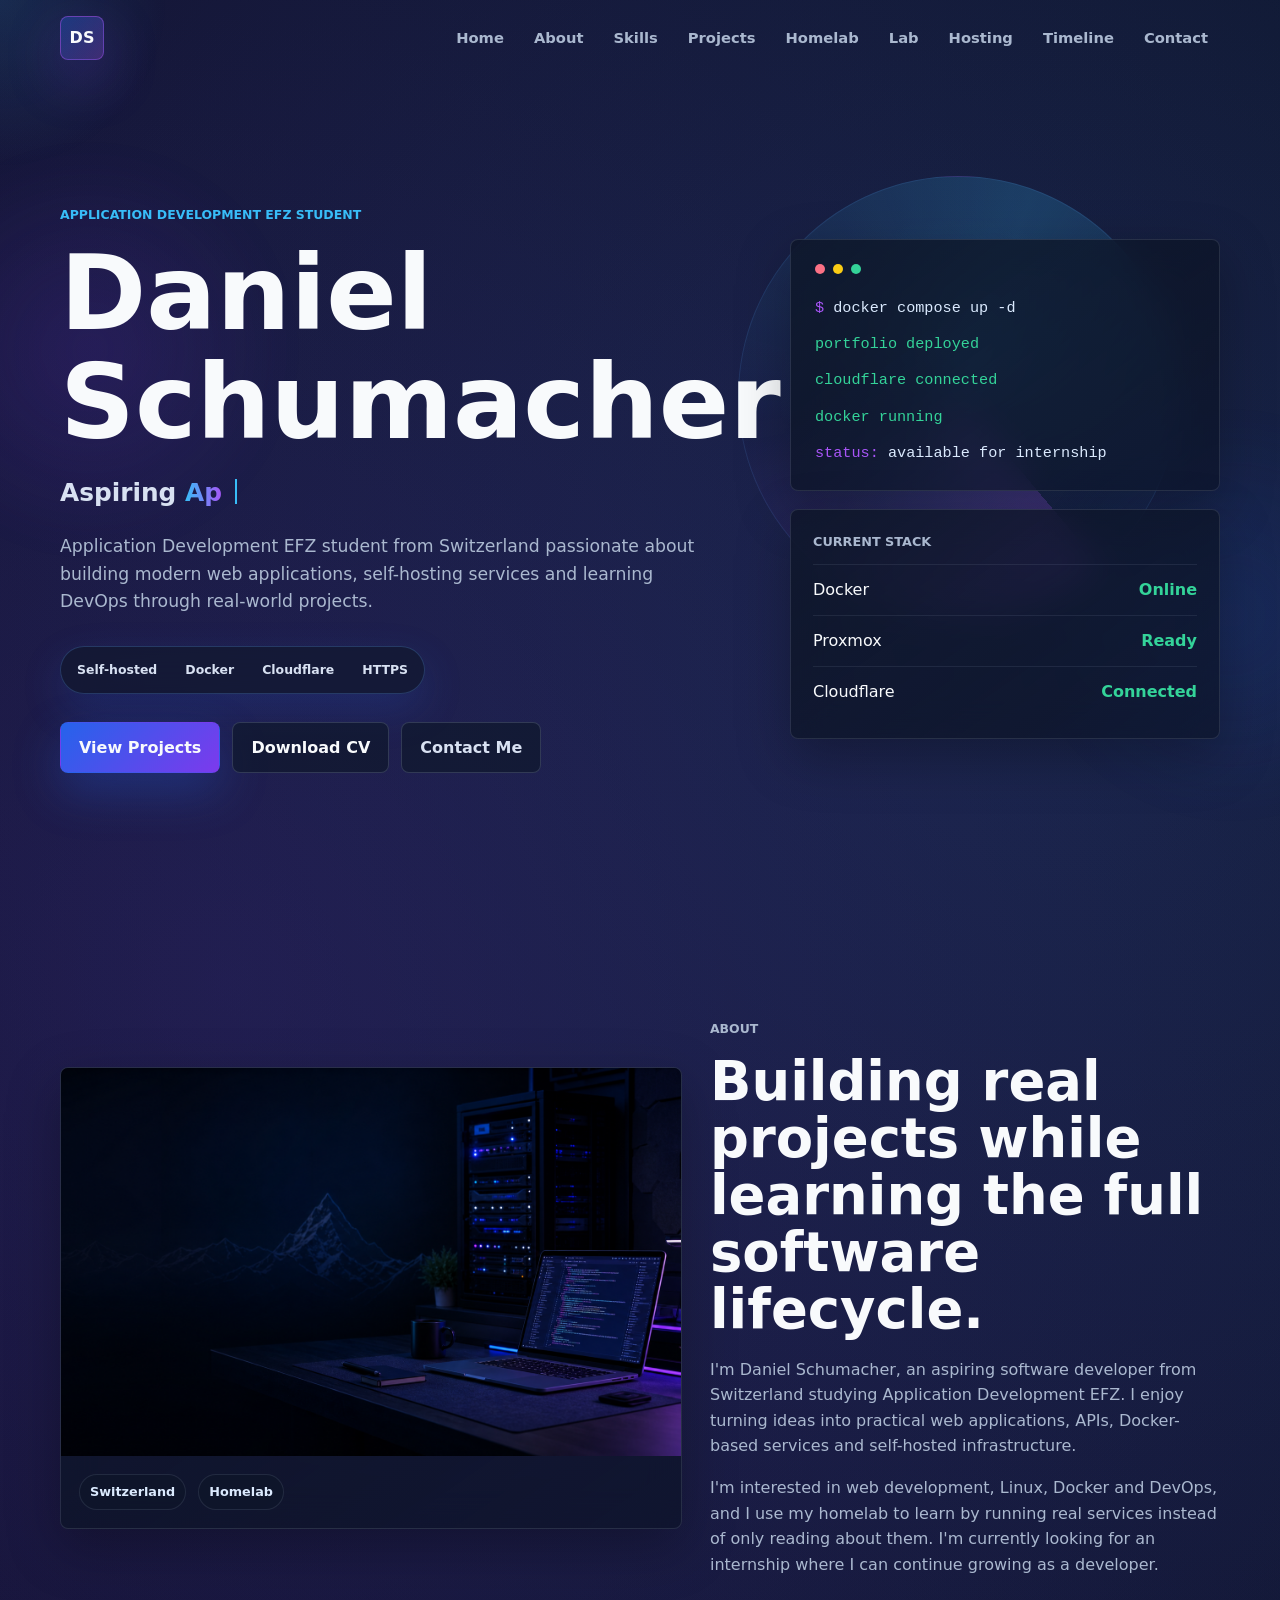
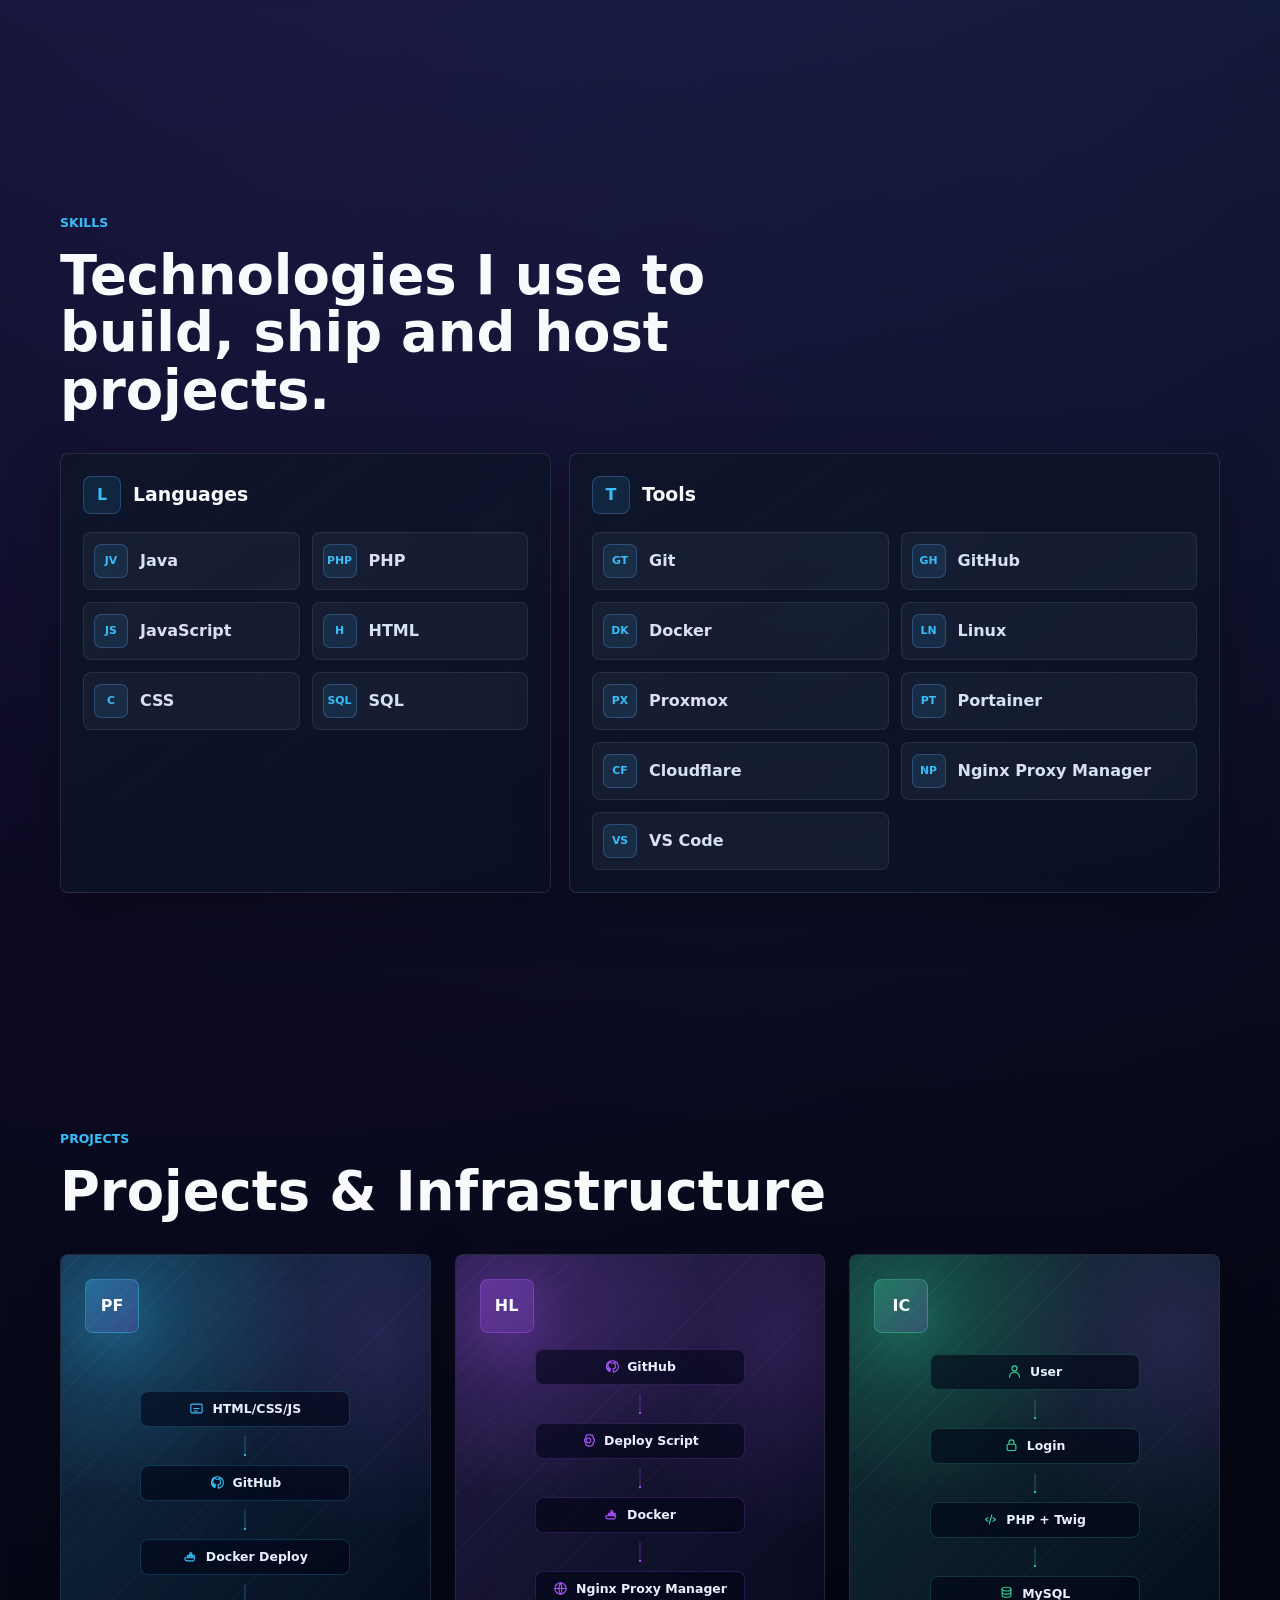
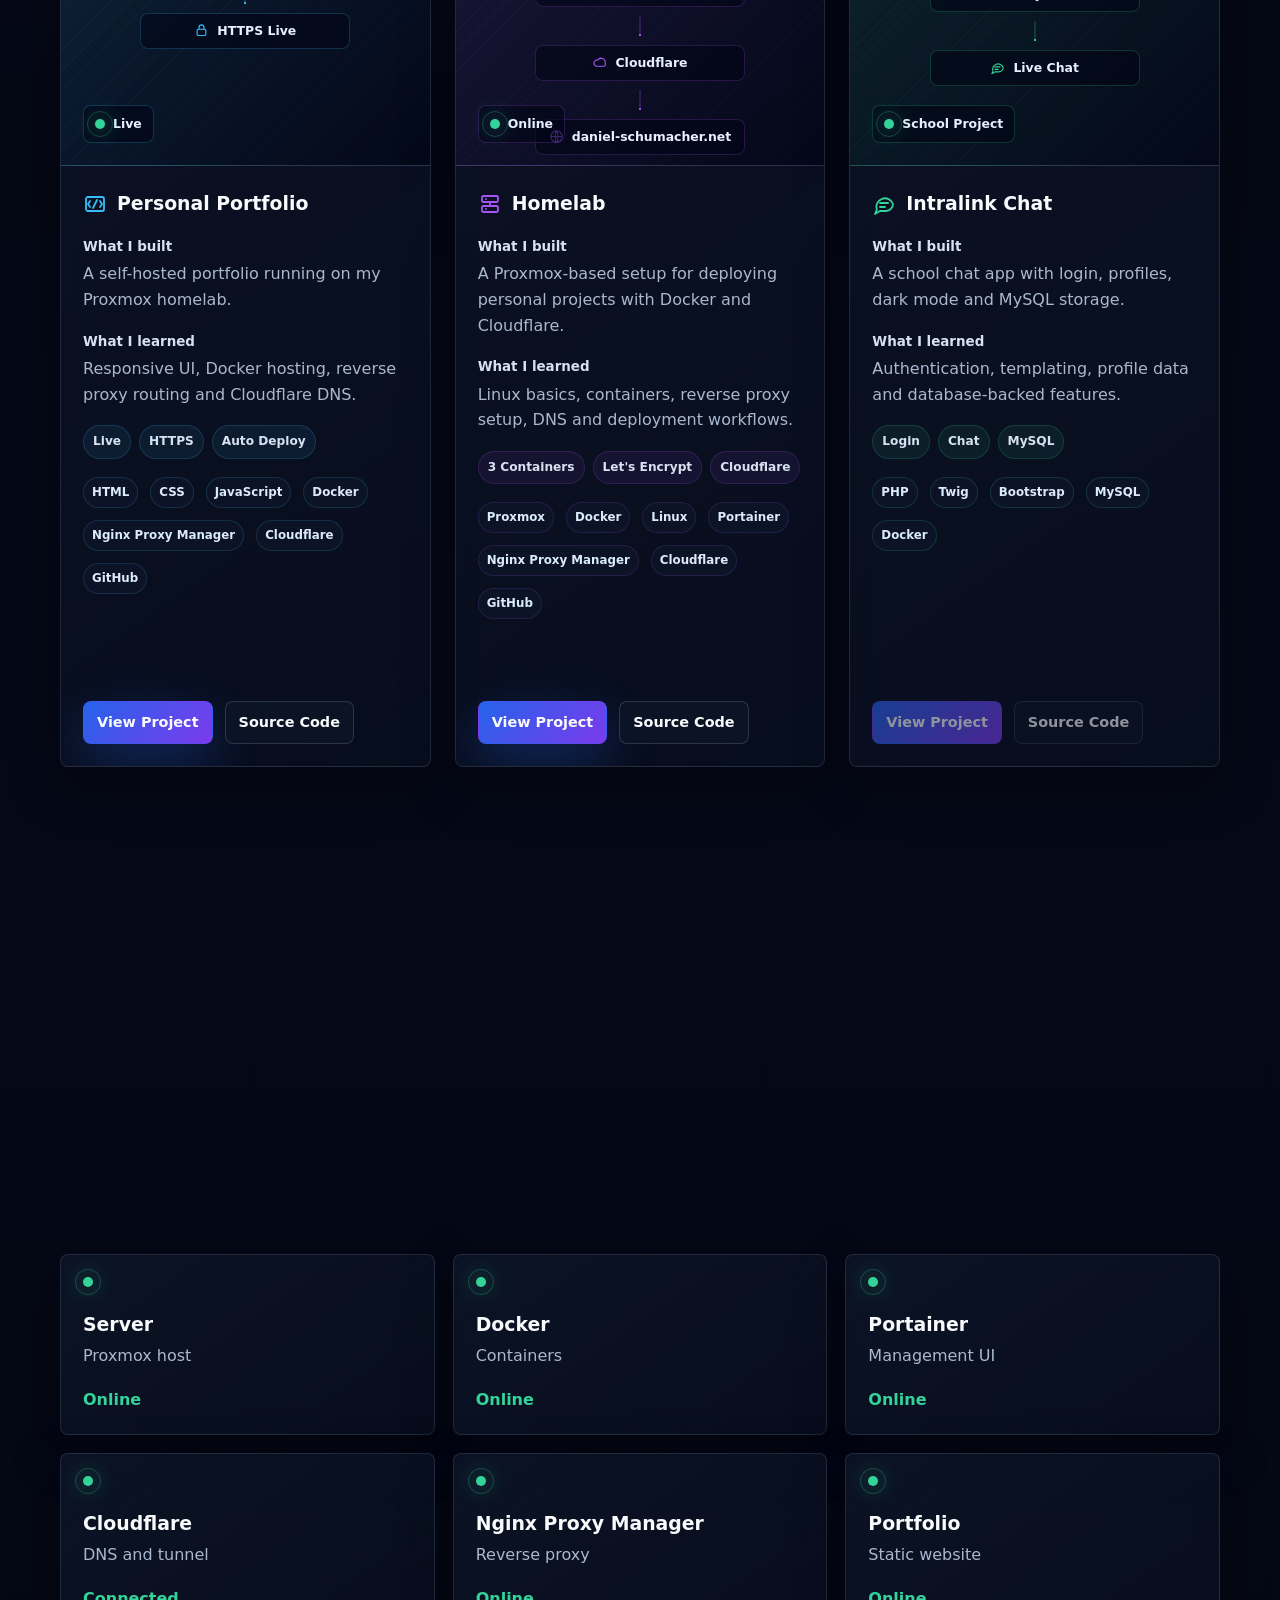
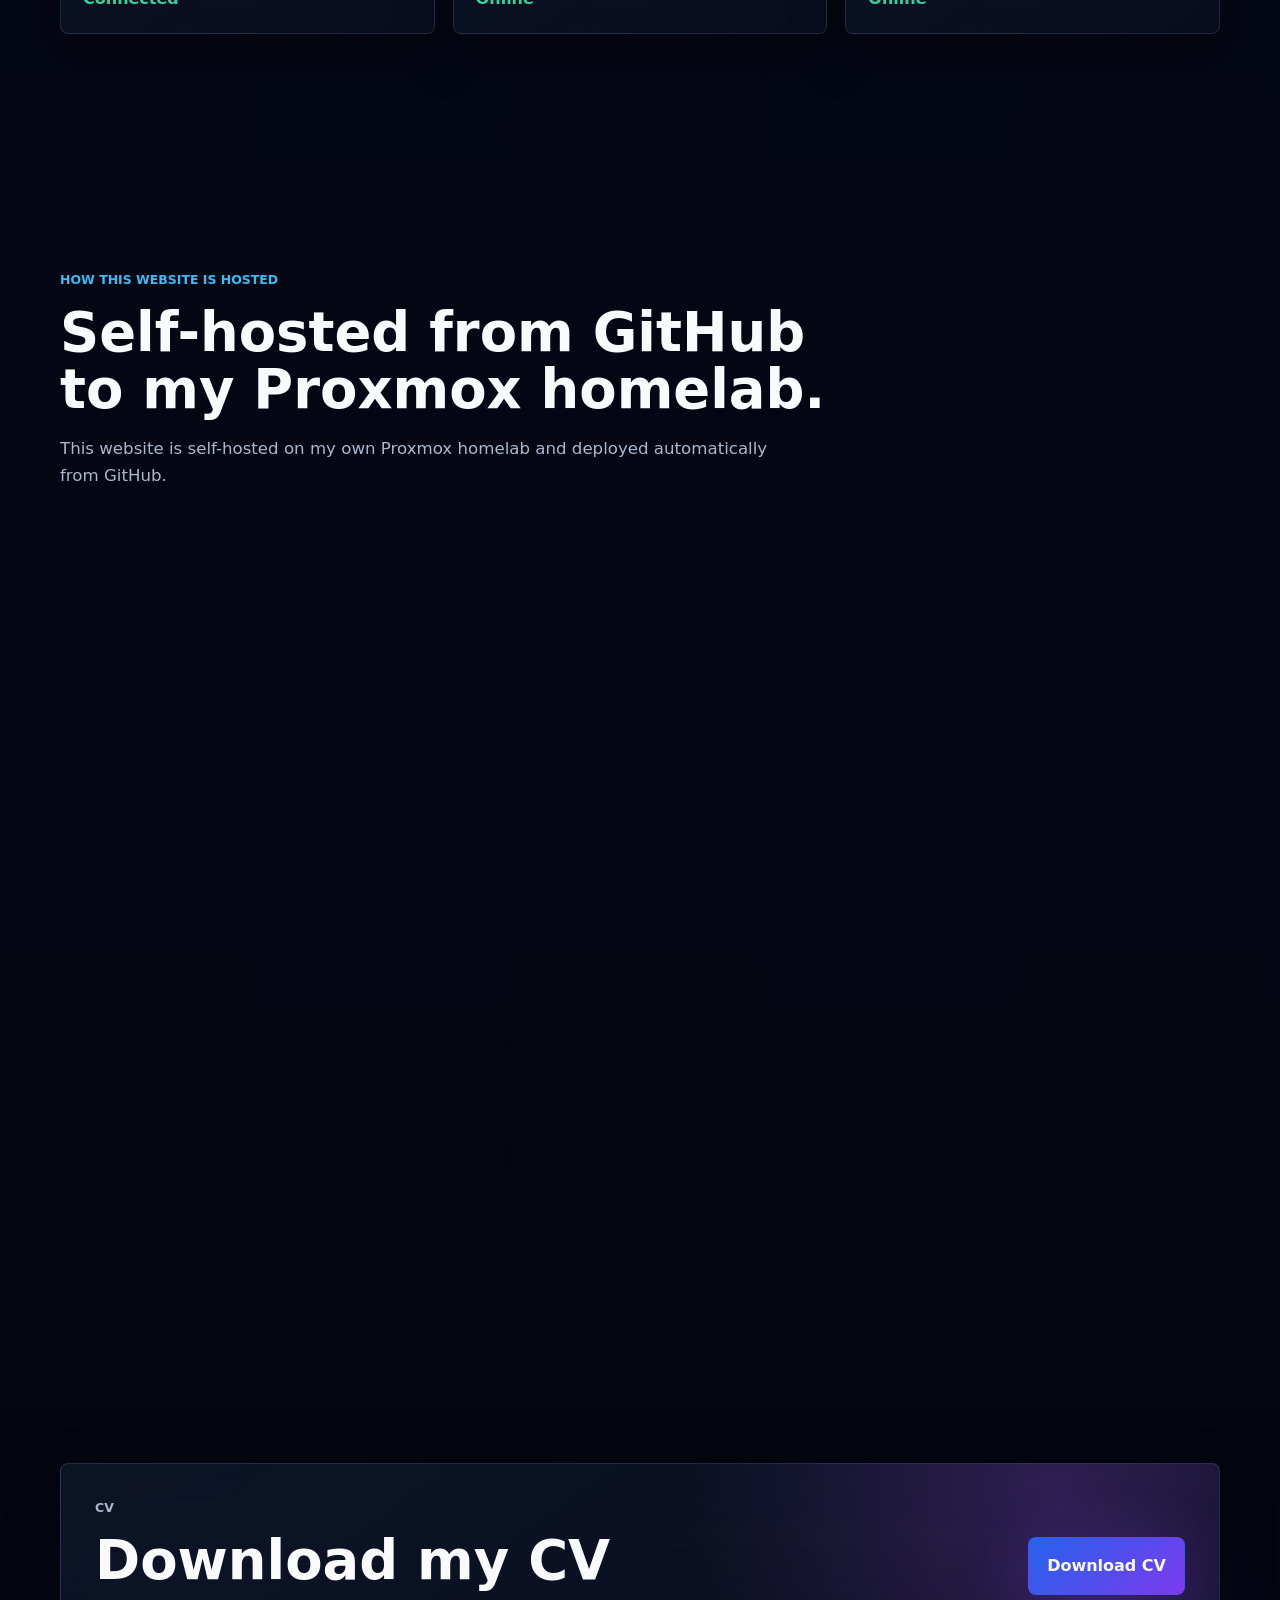
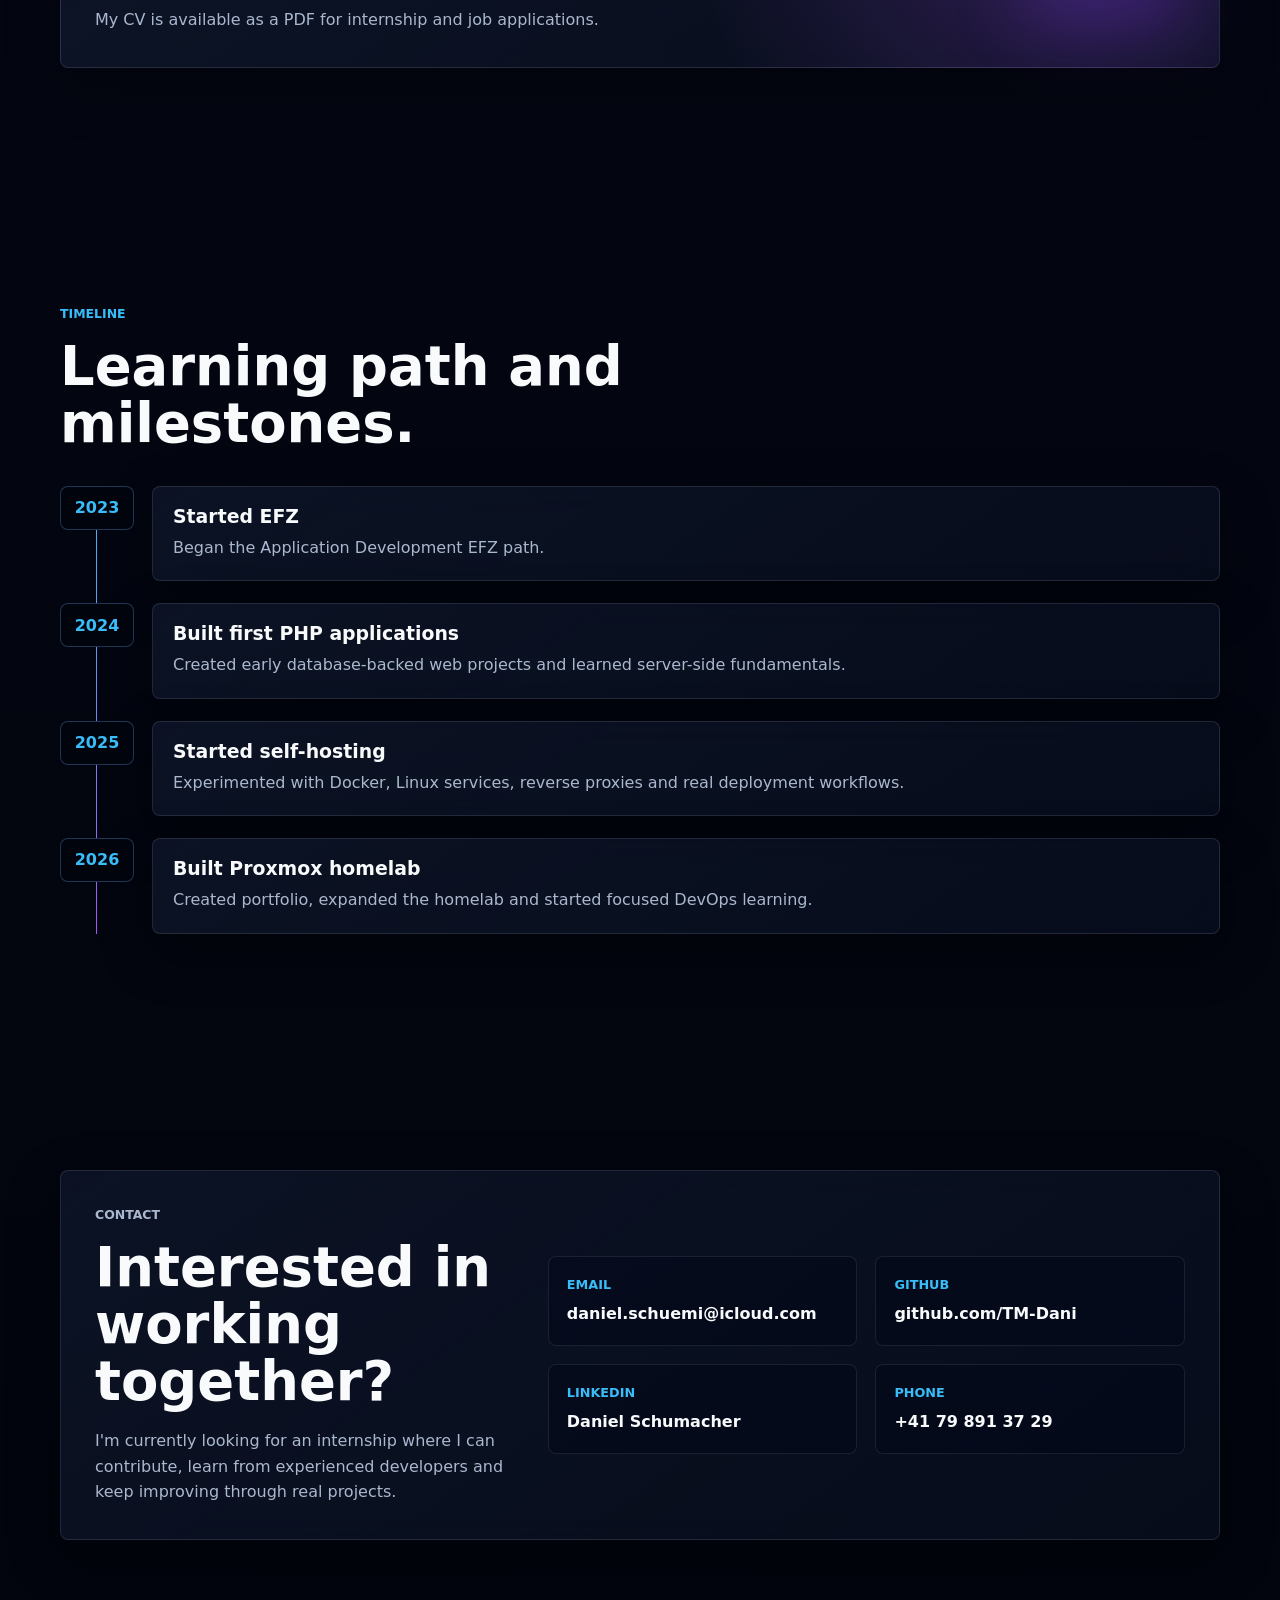
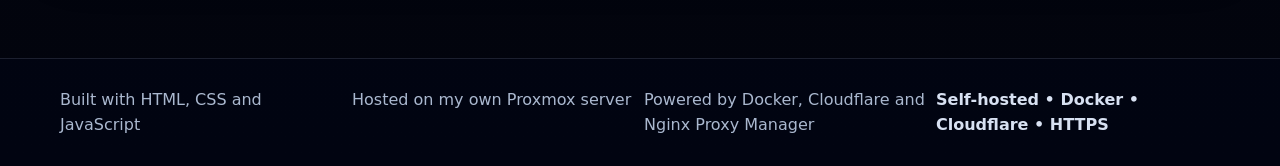
<file: index.html>
<!DOCTYPE html>
<html lang="en">
<head>
  <meta charset="UTF-8">
  <meta name="viewport" content="width=device-width, initial-scale=1.0">
  <meta name="description" content="Daniel Schumacher - aspiring software developer from Switzerland building web applications, APIs, and a self-hosted Proxmox homelab.">
  <title>Daniel Schumacher | Software Developer Portfolio</title>
  <link rel="stylesheet" href="assets/css/reset.css">
  <link rel="stylesheet" href="assets/css/variables.css">
  <link rel="stylesheet" href="assets/css/animations.css">
  <link rel="stylesheet" href="assets/css/main.css">
  <link rel="stylesheet" href="assets/css/responsive.css">
</head>
<body>
  <div class="cursor-glow" aria-hidden="true"></div>
  <div class="page-glow page-glow-one" aria-hidden="true"></div>
  <div class="page-glow page-glow-two" aria-hidden="true"></div>

  <header class="site-header" data-header>
    <nav class="nav shell" aria-label="Primary navigation">
      <a class="brand" href="#home" aria-label="Daniel Schumacher home">
        <span class="brand-mark">DS</span>
      </a>
      <button class="nav-toggle" type="button" aria-label="Open navigation" aria-expanded="false" data-nav-toggle>
        <span></span>
        <span></span>
      </button>
      <div class="nav-links" data-nav-links>
        <a href="#home">Home</a>
        <a href="#about">About</a>
        <a href="#skills">Skills</a>
        <a href="#projects">Projects</a>
        <a href="#homelab">Homelab</a>
        <a href="/lab.html">Lab</a>
        <a href="#hosting">Hosting</a>
        <a href="#timeline">Timeline</a>
        <a href="#contact">Contact</a>
      </div>
    </nav>
  </header>

  <main>
    <section class="hero section" id="home" data-parallax>
      <div class="hero-orbit" aria-hidden="true"></div>
      <div class="shell hero-grid">
        <div class="hero-copy reveal">
          <p class="eyebrow">Application Development EFZ student</p>
          <h1>Daniel Schumacher</h1>
          <p class="hero-subtitle">
            <span class="typed-prefix">Aspiring</span>
            <span class="typed-text" data-typing></span>
            <span class="typing-caret" aria-hidden="true"></span>
          </p>
          <p class="hero-description">
            Application Development EFZ student from Switzerland passionate about building modern web applications, self-hosting services and learning DevOps through real-world projects.
          </p>
          <div class="deployment-badge" aria-label="Deployment stack">
            <span>Self-hosted</span>
            <span>Docker</span>
            <span>Cloudflare</span>
            <span>HTTPS</span>
          </div>
          <div class="hero-actions">
            <a class="button button-primary ripple" href="#projects">View Projects</a>
            <a class="button button-secondary ripple" href="assets/documents/cv.pdf" download>Download CV</a>
            <a class="button button-ghost ripple" href="#contact">Contact Me</a>
          </div>
        </div>

        <div class="hero-visual reveal">
          <article class="terminal-card glass floating-card" aria-label="Deployment terminal preview">
            <div class="terminal-top">
              <span></span>
              <span></span>
              <span></span>
            </div>
            <div class="terminal-lines">
              <p><span class="prompt">$</span> docker compose up -d</p>
              <p class="terminal-success">portfolio deployed</p>
              <p class="terminal-success">cloudflare connected</p>
              <p class="terminal-success">docker running</p>
              <p><span class="prompt">status:</span> available for internship</p>
            </div>
          </article>
          <div class="stack-card glass reveal">
            <span class="stack-label">Current stack</span>
            <div class="stack-row"><span>Docker</span><strong>Online</strong></div>
            <div class="stack-row"><span>Proxmox</span><strong>Ready</strong></div>
            <div class="stack-row"><span>Cloudflare</span><strong>Connected</strong></div>
          </div>
        </div>
      </div>
    </section>

    <section class="section" id="about">
      <div class="shell about-grid">
        <article class="profile-card glass reveal">
          <div class="profile-image">
            <img src="assets/images/hero-homelab.png" alt="Dark developer workstation with homelab equipment">
          </div>
          <div class="profile-meta">
            <span>Switzerland</span>
            <span>Homelab</span>
          </div>
        </article>
        <div class="section-copy reveal">
          <p class="eyebrow">About</p>
          <h2>Building real projects while learning the full software lifecycle.</h2>
          <p>
            I'm Daniel Schumacher, an aspiring software developer from Switzerland studying Application Development EFZ. I enjoy turning ideas into practical web applications, APIs, Docker-based services and self-hosted infrastructure.
          </p>
          <p>
            I'm interested in web development, Linux, Docker and DevOps, and I use my homelab to learn by running real services instead of only reading about them. I'm currently looking for an internship where I can continue growing as a developer.
          </p>
        </div>
      </div>
    </section>

    <section class="section" id="skills">
      <div class="shell">
        <div class="section-heading reveal">
          <p class="eyebrow">Skills</p>
          <h2>Technologies I use to build, ship and host projects.</h2>
        </div>
        <div class="skill-categories">
          <article class="skill-category glass reveal">
            <div class="category-header">
              <span class="category-icon">L</span>
              <h3>Languages</h3>
            </div>
            <div class="skills-grid">
              <span class="skill-pill"><i>JV</i>Java</span>
              <span class="skill-pill"><i>PHP</i>PHP</span>
              <span class="skill-pill"><i>JS</i>JavaScript</span>
              <span class="skill-pill"><i>H</i>HTML</span>
              <span class="skill-pill"><i>C</i>CSS</span>
              <span class="skill-pill"><i>SQL</i>SQL</span>
            </div>
          </article>
          <article class="skill-category glass reveal">
            <div class="category-header">
              <span class="category-icon">T</span>
              <h3>Tools</h3>
            </div>
            <div class="skills-grid">
              <span class="skill-pill"><i>GT</i>Git</span>
              <span class="skill-pill"><i>GH</i>GitHub</span>
              <span class="skill-pill"><i>DK</i>Docker</span>
              <span class="skill-pill"><i>LN</i>Linux</span>
              <span class="skill-pill"><i>PX</i>Proxmox</span>
              <span class="skill-pill"><i>PT</i>Portainer</span>
              <span class="skill-pill"><i>CF</i>Cloudflare</span>
              <span class="skill-pill"><i>NP</i>Nginx Proxy Manager</span>
              <span class="skill-pill"><i>VS</i>VS Code</span>
            </div>
          </article>
        </div>
      </div>
    </section>

    <section class="section" id="projects">
      <div class="shell">
        <div class="section-heading reveal">
          <p class="eyebrow">Projects</p>
          <h2>Projects & Infrastructure</h2>
        </div>
        <div class="projects-grid">
          <article class="project-card glass reveal project-blue" data-project="personal-portfolio">
            <div class="project-visual" aria-label="Personal Portfolio architecture">
              <div class="project-icon">PF</div>
              <div class="vertical-flow">
                <span><svg viewBox="0 0 24 24" aria-hidden="true"><rect x="3" y="5" width="18" height="14" rx="2"></rect><path d="M8 12h8M8 16h5"></path></svg>HTML/CSS/JS</span>
                <i></i>
                <span><svg viewBox="0 0 24 24" aria-hidden="true"><path d="M12 3a9 9 0 0 0-3 17c.5.1.7-.2.7-.5v-1.7c-2.8.6-3.4-1.2-3.4-1.2-.5-1.1-1.1-1.4-1.1-1.4-.9-.6.1-.6.1-.6 1 0 1.6 1.1 1.6 1.1.9 1.6 2.5 1.1 3.1.8.1-.7.4-1.1.7-1.4-2.2-.2-4.5-1.1-4.5-4.9 0-1.1.4-2 1.1-2.7-.1-.3-.5-1.3.1-2.7 0 0 .9-.3 2.8 1.1A9.8 9.8 0 0 1 12 6.6c.9 0 1.8.1 2.6.3 2-1.4 2.8-1.1 2.8-1.1.6 1.4.2 2.4.1 2.7.7.7 1.1 1.6 1.1 2.7 0 3.8-2.3 4.7-4.5 4.9.4.3.8 1 .8 2v2.4c0 .3.2.6.8.5A9 9 0 0 0 12 3Z"></path></svg>GitHub</span>
                <i></i>
                <span><svg viewBox="0 0 24 24" aria-hidden="true"><path d="M4 14h15l-2 5H7a4 4 0 0 1-4-4v-1Z"></path><path d="M7 10h3v3H7zM11 10h3v3h-3zM15 10h3v3h-3zM11 6h3v3h-3z"></path></svg>Docker Deploy</span>
                <i></i>
                <span><svg viewBox="0 0 24 24" aria-hidden="true"><rect x="5" y="10" width="14" height="10" rx="2"></rect><path d="M8 10V7a4 4 0 0 1 8 0v3"></path></svg>HTTPS Live</span>
              </div>
              <span class="project-status"><span class="online-dot"></span>Live</span>
            </div>
            <div class="project-body">
              <h3><svg viewBox="0 0 24 24" aria-hidden="true"><rect x="3" y="5" width="18" height="14" rx="2"></rect><path d="M7 9l-2 3 2 3M17 9l2 3-2 3M10 16l4-8"></path></svg>Personal Portfolio</h3>
              <div class="project-detail"><strong>What I built</strong><p>A self-hosted portfolio running on my Proxmox homelab.</p></div>
              <div class="project-detail"><strong>What I learned</strong><p>Responsive UI, Docker hosting, reverse proxy routing and Cloudflare DNS.</p></div>
              <div class="project-metrics" aria-label="Personal Portfolio highlights"><span>Live</span><span>HTTPS</span><span>Auto Deploy</span></div>
              <div class="badge-list" aria-label="Tech stack"><span>HTML</span><span>CSS</span><span>JavaScript</span><span>Docker</span><span>Nginx Proxy Manager</span><span>Cloudflare</span><span>GitHub</span></div>
              <div class="project-actions">
                <a class="small-button ripple" href="https://daniel-schumacher.net" target="_blank" rel="noreferrer">View Project</a>
                <a class="small-button muted ripple" href="https://github.com/TM-Dani" target="_blank" rel="noreferrer">Source Code</a>
              </div>
            </div>
          </article>

          <article class="project-card glass reveal project-purple" data-project="homelab">
            <div class="project-visual" aria-label="Homelab architecture">
              <div class="project-icon">HL</div>
              <div class="vertical-flow">
                <span><svg viewBox="0 0 24 24" aria-hidden="true"><path d="M12 3a9 9 0 0 0-3 17c.5.1.7-.2.7-.5v-1.7c-2.8.6-3.4-1.2-3.4-1.2-.5-1.1-1.1-1.4-1.1-1.4-.9-.6.1-.6.1-.6 1 0 1.6 1.1 1.6 1.1.9 1.6 2.5 1.1 3.1.8.1-.7.4-1.1.7-1.4-2.2-.2-4.5-1.1-4.5-4.9 0-1.1.4-2 1.1-2.7-.1-.3-.5-1.3.1-2.7 0 0 .9-.3 2.8 1.1A9.8 9.8 0 0 1 12 6.6c.9 0 1.8.1 2.6.3 2-1.4 2.8-1.1 2.8-1.1.6 1.4.2 2.4.1 2.7.7.7 1.1 1.6 1.1 2.7 0 3.8-2.3 4.7-4.5 4.9.4.3.8 1 .8 2v2.4c0 .3.2.6.8.5A9 9 0 0 0 12 3Z"></path></svg>GitHub</span>
                <i></i>
                <span><svg viewBox="0 0 24 24" aria-hidden="true"><path d="M12 15.5A3.5 3.5 0 1 0 12 8a3.5 3.5 0 0 0 0 7.5Z"></path><path d="M19.4 15a1.8 1.8 0 0 0 .4 2l.1.1-2 3.4-.2-.1a1.8 1.8 0 0 0-2 .4l-.1.1h-4l-.1-.1a1.8 1.8 0 0 0-2-.4l-.2.1-2-3.4.1-.1a1.8 1.8 0 0 0 .4-2l-.1-.2-2-1.2V10l2-1.2.1-.2a1.8 1.8 0 0 0-.4-2l-.1-.1 2-3.4.2.1a1.8 1.8 0 0 0 2-.4l.1-.1h4l.1.1a1.8 1.8 0 0 0 2 .4l.2-.1 2 3.4-.1.1a1.8 1.8 0 0 0-.4 2l.1.2 2 1.2v3.6l-2 1.2-.1.2Z"></path></svg>Deploy Script</span>
                <i></i>
                <span><svg viewBox="0 0 24 24" aria-hidden="true"><path d="M4 14h15l-2 5H7a4 4 0 0 1-4-4v-1Z"></path><path d="M7 10h3v3H7zM11 10h3v3h-3zM15 10h3v3h-3zM11 6h3v3h-3z"></path></svg>Docker</span>
                <i></i>
                <span><svg viewBox="0 0 24 24" aria-hidden="true"><circle cx="12" cy="12" r="9"></circle><path d="M3 12h18M12 3c3 3.2 3 14.8 0 18M12 3c-3 3.2-3 14.8 0 18"></path></svg>Nginx Proxy Manager</span>
                <i></i>
                <span><svg viewBox="0 0 24 24" aria-hidden="true"><path d="M17.5 18H8a5 5 0 1 1 1.1-9.9A6.5 6.5 0 0 1 21 12.5 3.5 3.5 0 0 1 17.5 18Z"></path></svg>Cloudflare</span>
                <i></i>
                <span><svg viewBox="0 0 24 24" aria-hidden="true"><circle cx="12" cy="12" r="9"></circle><path d="M3 12h18M12 3c3 3.2 3 14.8 0 18M12 3c-3 3.2-3 14.8 0 18"></path></svg>daniel-schumacher.net</span>
              </div>
              <span class="project-status"><span class="online-dot"></span>Online</span>
            </div>
            <div class="project-body">
              <h3><svg viewBox="0 0 24 24" aria-hidden="true"><rect x="4" y="4" width="16" height="6" rx="1.5"></rect><rect x="4" y="14" width="16" height="6" rx="1.5"></rect><path d="M8 7h.01M8 17h.01M12 10v4"></path></svg>Homelab</h3>
              <div class="project-detail"><strong>What I built</strong><p>A Proxmox-based setup for deploying personal projects with Docker and Cloudflare.</p></div>
              <div class="project-detail"><strong>What I learned</strong><p>Linux basics, containers, reverse proxy setup, DNS and deployment workflows.</p></div>
              <div class="project-metrics" aria-label="Homelab highlights"><span>3 Containers</span><span>Let's Encrypt</span><span>Cloudflare</span></div>
              <div class="badge-list" aria-label="Tech stack"><span>Proxmox</span><span>Docker</span><span>Linux</span><span>Portainer</span><span>Nginx Proxy Manager</span><span>Cloudflare</span><span>GitHub</span></div>
              <div class="project-actions">
                <a class="small-button ripple" href="projects/homelab.html">View Project</a>
                <a class="small-button muted ripple" href="https://github.com/TM-Dani" target="_blank" rel="noreferrer">Source Code</a>
              </div>
            </div>
          </article>

          <article class="project-card glass reveal project-green" data-project="intralink-chat">
            <div class="project-visual" aria-label="Intralink Chat flow">
              <div class="project-icon">IC</div>
              <div class="vertical-flow">
                <span><svg viewBox="0 0 24 24" aria-hidden="true"><path d="M20 21a8 8 0 0 0-16 0"></path><circle cx="12" cy="7" r="4"></circle></svg>User</span>
                <i></i>
                <span><svg viewBox="0 0 24 24" aria-hidden="true"><rect x="5" y="10" width="14" height="10" rx="2"></rect><path d="M8 10V7a4 4 0 0 1 8 0v3"></path></svg>Login</span>
                <i></i>
                <span><svg viewBox="0 0 24 24" aria-hidden="true"><path d="M8 9l-4 3 4 3M16 9l4 3-4 3M14 5l-4 14"></path></svg>PHP + Twig</span>
                <i></i>
                <span><svg viewBox="0 0 24 24" aria-hidden="true"><ellipse cx="12" cy="5" rx="7" ry="3"></ellipse><path d="M5 5v10c0 1.7 3.1 3 7 3s7-1.3 7-3V5M5 10c0 1.7 3.1 3 7 3s7-1.3 7-3"></path></svg>MySQL</span>
                <i></i>
                <span><svg viewBox="0 0 24 24" aria-hidden="true"><path d="M21 12a7 7 0 0 1-7 7H8l-5 3 1.8-4.2A7 7 0 1 1 21 12Z"></path><path d="M8 11h8M8 15h5"></path></svg>Live Chat</span>
              </div>
              <span class="project-status"><span class="online-dot"></span>School Project</span>
            </div>
            <div class="project-body">
              <h3><svg viewBox="0 0 24 24" aria-hidden="true"><path d="M21 12a7 7 0 0 1-7 7H8l-5 3 1.8-4.2A7 7 0 1 1 21 12Z"></path><path d="M8 11h8M8 15h5"></path></svg>Intralink Chat</h3>
              <div class="project-detail"><strong>What I built</strong><p>A school chat app with login, profiles, dark mode and MySQL storage.</p></div>
              <div class="project-detail"><strong>What I learned</strong><p>Authentication, templating, profile data and database-backed features.</p></div>
              <div class="project-metrics" aria-label="Intralink Chat highlights"><span>Login</span><span>Chat</span><span>MySQL</span></div>
              <div class="badge-list" aria-label="Tech stack"><span>PHP</span><span>Twig</span><span>Bootstrap</span><span>MySQL</span><span>Docker</span></div>
              <div class="project-actions">
                <a class="small-button ripple disabled" aria-disabled="true" title="Coming soon">View Project</a>
                <a class="small-button muted ripple disabled" aria-disabled="true" title="Coming soon">Source Code</a>
              </div>
            </div>
          </article>
        </div>
      </div>
    </section>

    <section class="section" id="homelab">
      <div class="shell">
        <div class="dashboard-header reveal">
          <div>
            <p class="eyebrow">Homelab</p>
            <h2>Self-hosted infrastructure dashboard.</h2>
          </div>
          <span class="api-note">Prepared for future API integration</span>
        </div>
        <div class="dashboard-grid">
          <article class="status-card glass reveal" data-service="server" data-api-target="homelab.server"><span class="online-dot"></span><h3>Server</h3><p>Proxmox host</p><strong>Online</strong></article>
          <article class="status-card glass reveal" data-service="docker" data-api-target="homelab.docker"><span class="online-dot"></span><h3>Docker</h3><p>Containers</p><strong>Online</strong></article>
          <article class="status-card glass reveal" data-service="portainer" data-api-target="homelab.portainer"><span class="online-dot"></span><h3>Portainer</h3><p>Management UI</p><strong>Online</strong></article>
          <article class="status-card glass reveal" data-service="cloudflare" data-api-target="cloudflare.status"><span class="online-dot"></span><h3>Cloudflare</h3><p>DNS and tunnel</p><strong>Connected</strong></article>
          <article class="status-card glass reveal" data-service="nginx-proxy-manager" data-api-target="homelab.proxy"><span class="online-dot"></span><h3>Nginx Proxy Manager</h3><p>Reverse proxy</p><strong>Online</strong></article>
          <article class="status-card glass reveal" data-service="portfolio" data-api-target="site.portfolio"><span class="online-dot"></span><h3>Portfolio</h3><p>Static website</p><strong>Online</strong></article>
        </div>
      </div>
    </section>

    <section class="section" id="hosting">
      <div class="shell">
        <div class="section-heading reveal">
          <p class="eyebrow">How this website is hosted</p>
          <h2>Self-hosted from GitHub to my Proxmox homelab.</h2>
          <p class="section-lead">This website is self-hosted on my own Proxmox homelab and deployed automatically from GitHub.</p>
        </div>
        <div class="hosting-flow glass reveal" aria-label="Hosting architecture diagram">
          <div class="flow-card">GitHub</div>
          <div class="flow-arrow" aria-hidden="true">↓</div>
          <div class="flow-card">Automatic Deploy Script</div>
          <div class="flow-arrow" aria-hidden="true">↓</div>
          <div class="flow-card">Docker Container</div>
          <div class="flow-arrow" aria-hidden="true">↓</div>
          <div class="flow-card">Nginx Proxy Manager</div>
          <div class="flow-arrow" aria-hidden="true">↓</div>
          <div class="flow-card">Cloudflare DNS</div>
          <div class="flow-arrow" aria-hidden="true">↓</div>
          <div class="flow-card domain-card">daniel-schumacher.net</div>
        </div>
        <div class="hosting-badges reveal" aria-label="Hosting technology badges">
          <span>Proxmox</span>
          <span>Docker</span>
          <span>Portainer</span>
          <span>Nginx Proxy Manager</span>
          <span>Cloudflare</span>
          <span>GitHub</span>
          <span>Let's Encrypt</span>
          <span>Linux</span>
        </div>
      </div>
    </section>

    <section class="section cv-section" id="cv">
      <div class="shell cv-panel glass reveal">
        <div>
          <p class="eyebrow">CV</p>
          <h2>Download my CV</h2>
          <p>My CV is available as a PDF for internship and job applications.</p>
        </div>
        <a class="button button-primary cv-button ripple" href="assets/documents/cv.pdf" download>Download CV</a>
      </div>
    </section>

    <section class="section" id="timeline">
      <div class="shell">
        <div class="section-heading reveal">
          <p class="eyebrow">Timeline</p>
          <h2>Learning path and milestones.</h2>
        </div>
        <div class="timeline">
          <article class="timeline-item reveal"><span class="timeline-year">2023</span><div class="timeline-card glass"><h3>Started EFZ</h3><p>Began the Application Development EFZ path.</p></div></article>
          <article class="timeline-item reveal"><span class="timeline-year">2024</span><div class="timeline-card glass"><h3>Built first PHP applications</h3><p>Created early database-backed web projects and learned server-side fundamentals.</p></div></article>
          <article class="timeline-item reveal"><span class="timeline-year">2025</span><div class="timeline-card glass"><h3>Started self-hosting</h3><p>Experimented with Docker, Linux services, reverse proxies and real deployment workflows.</p></div></article>
          <article class="timeline-item reveal"><span class="timeline-year">2026</span><div class="timeline-card glass"><h3>Built Proxmox homelab</h3><p>Created portfolio, expanded the homelab and started focused DevOps learning.</p></div></article>
        </div>
      </div>
    </section>

    <section class="section contact-section" id="contact">
      <div class="shell contact-panel glass reveal">
        <div class="contact-copy">
          <p class="eyebrow">Contact</p>
          <h2>Interested in working together?</h2>
          <p>I'm currently looking for an internship where I can contribute, learn from experienced developers and keep improving through real projects.</p>
        </div>
        <div class="contact-links">
          <a class="contact-link ripple" href="mailto:daniel.schuemi@icloud.com"><span>Email</span><strong>daniel.schuemi@icloud.com</strong></a>
          <a class="contact-link ripple" href="https://github.com/TM-Dani" target="_blank" rel="noreferrer"><span>GitHub</span><strong>github.com/TM-Dani</strong></a>
          <a class="contact-link ripple" href="https://www.linkedin.com/in/daniel-schumacher-9213b7355/" target="_blank" rel="noreferrer"><span>LinkedIn</span><strong>Daniel Schumacher</strong></a>
          <a class="contact-link ripple" href="tel:+41798913729"><span>Phone</span><strong>+41 79 891 37 29</strong></a>
        </div>
      </div>
    </section>
  </main>

  <footer class="footer">
    <div class="shell footer-grid">
      <p>Built with HTML, CSS and JavaScript</p>
      <p>Hosted on my own Proxmox server</p>
      <p>Powered by Docker, Cloudflare and Nginx Proxy Manager</p>
      <p class="footer-status">Self-hosted • Docker • Cloudflare • HTTPS</p>
    </div>
  </footer>

  <script src="assets/js/typing.js"></script>
  <script src="assets/js/animations.js"></script>
  <script src="assets/js/main.js"></script>
</body>
</html>
</file>
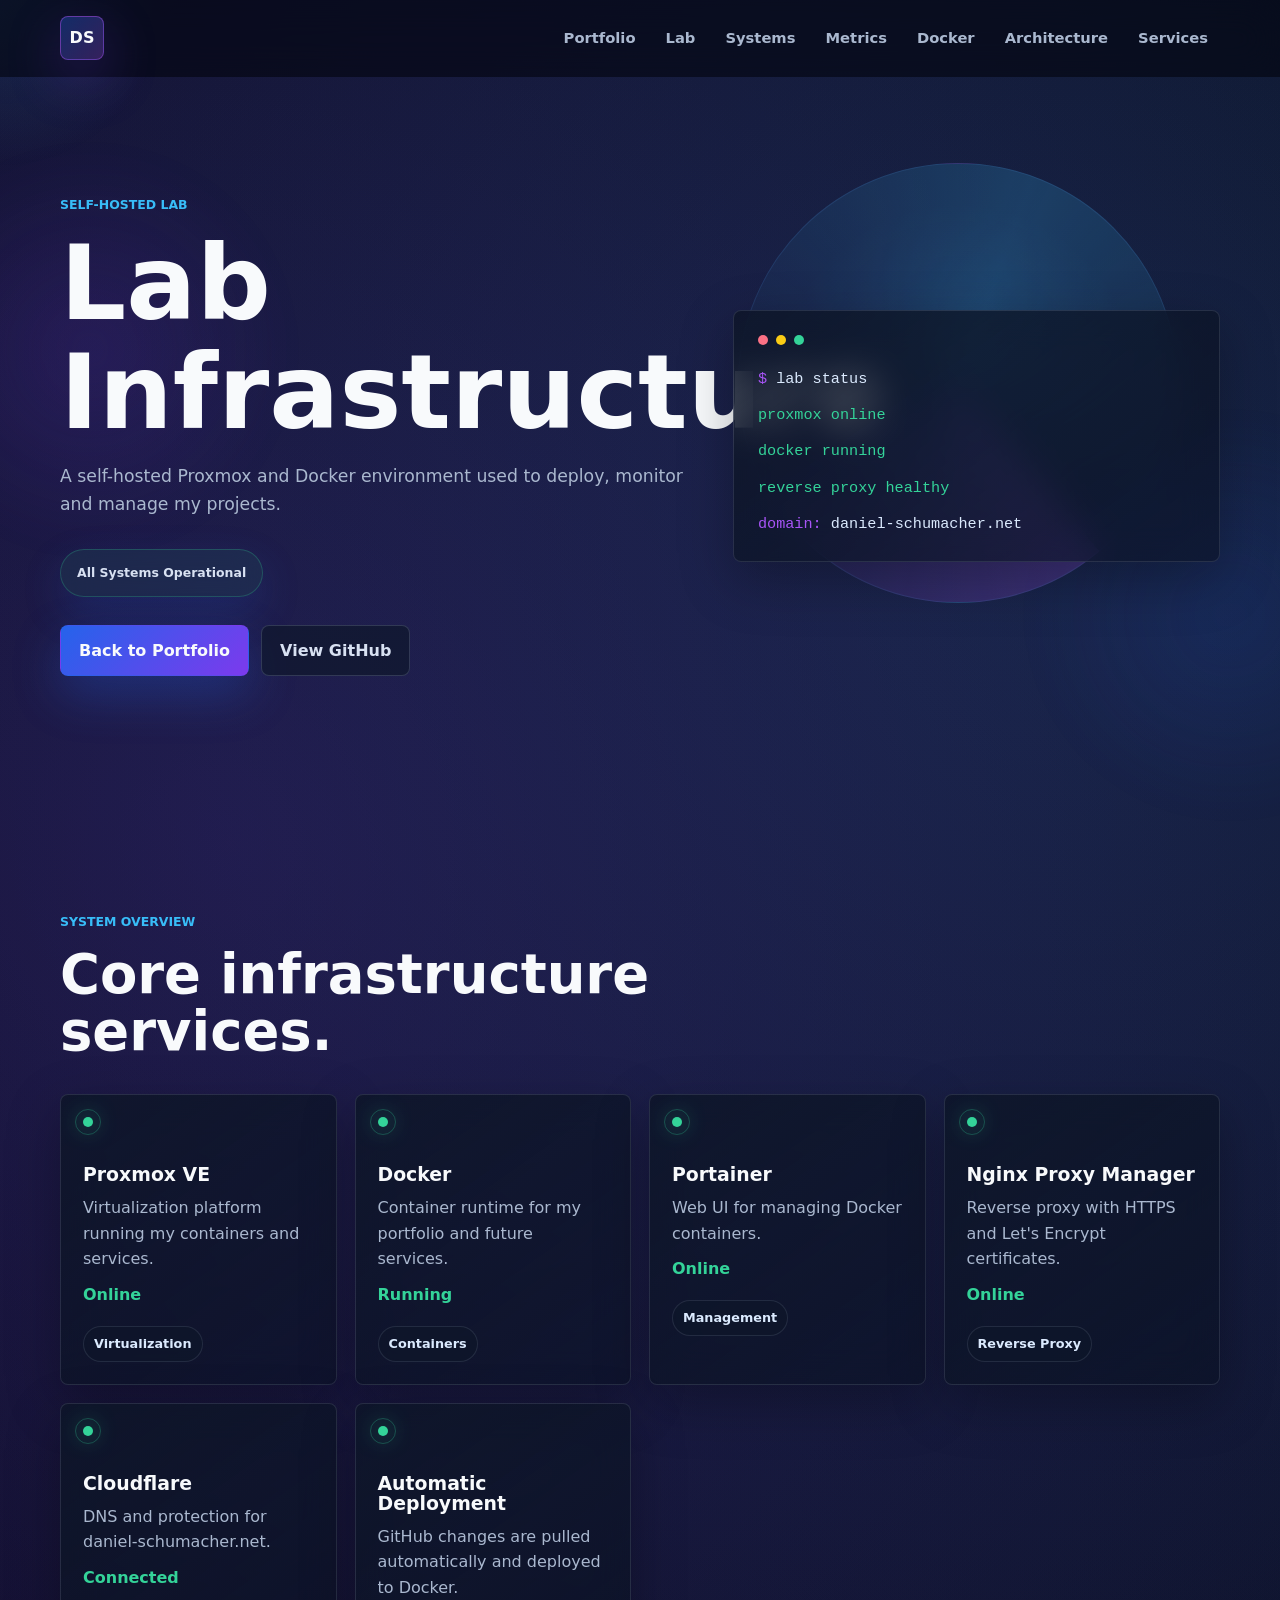
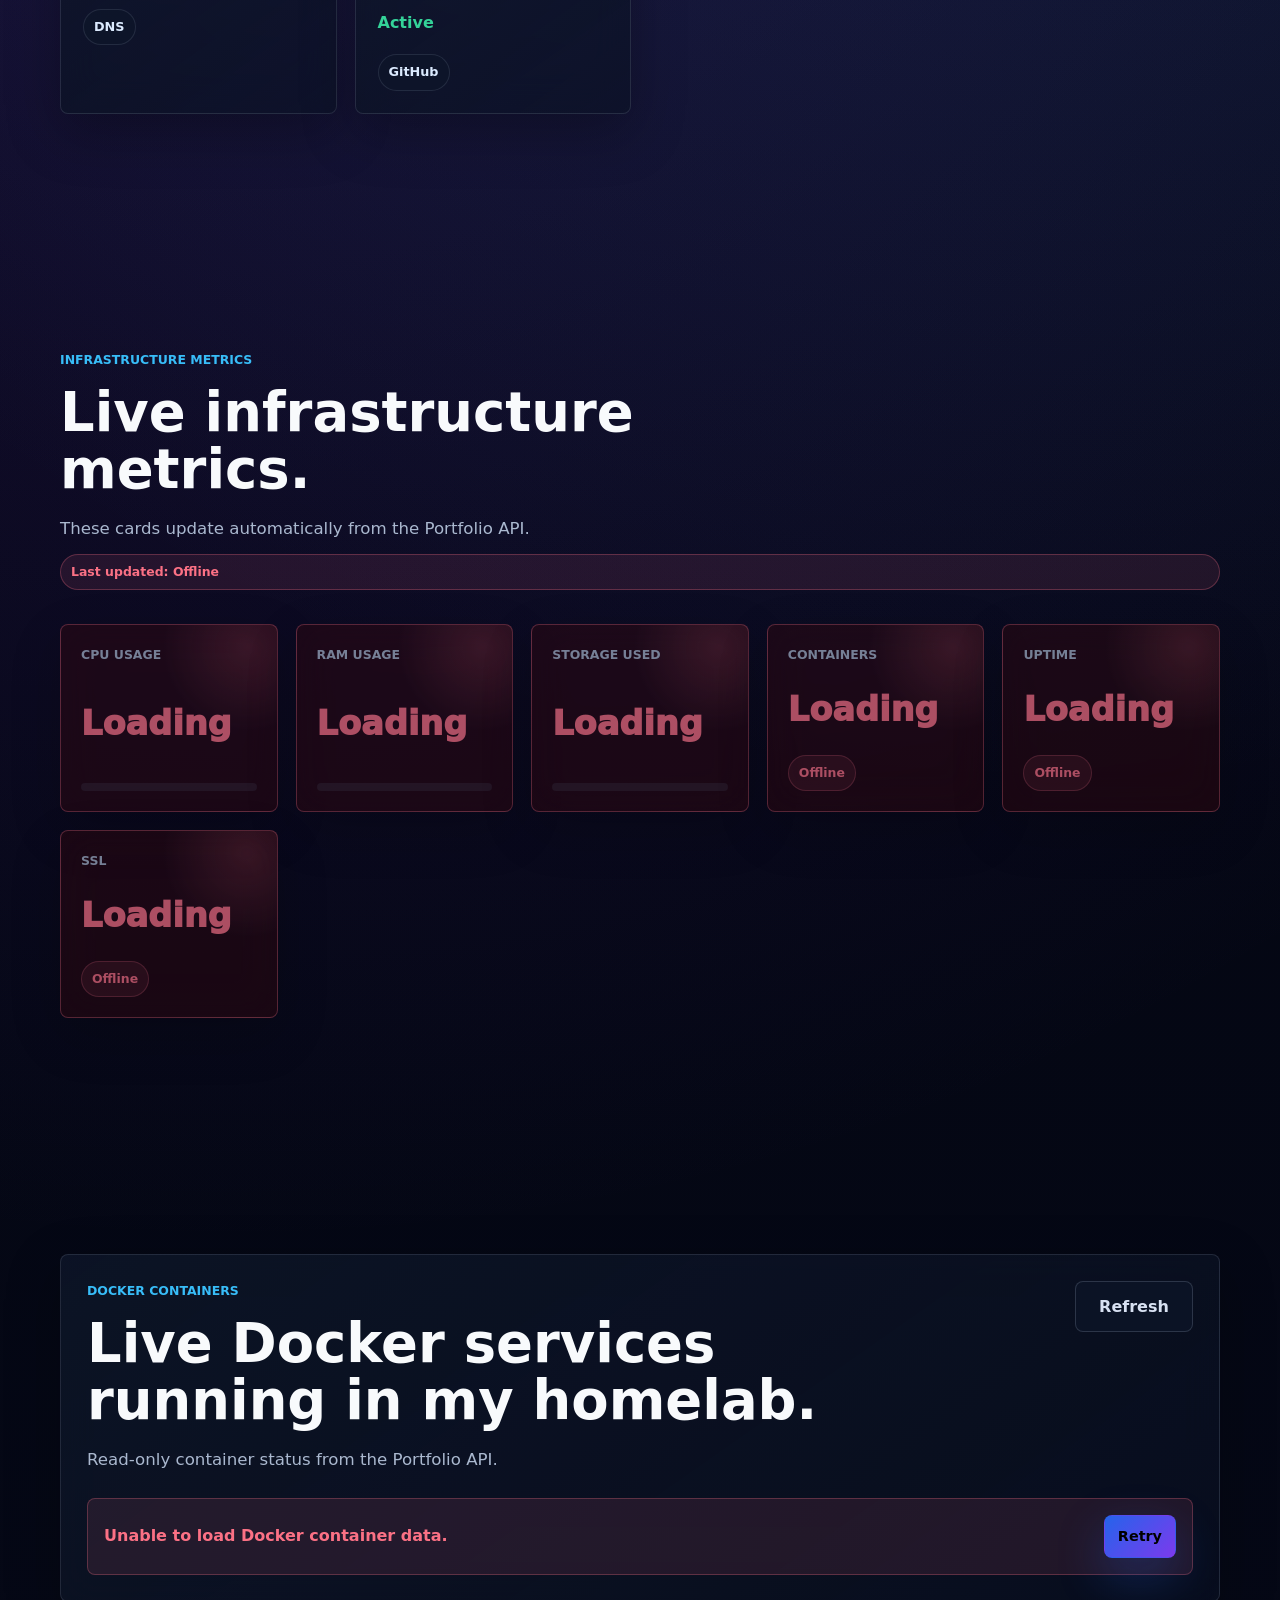
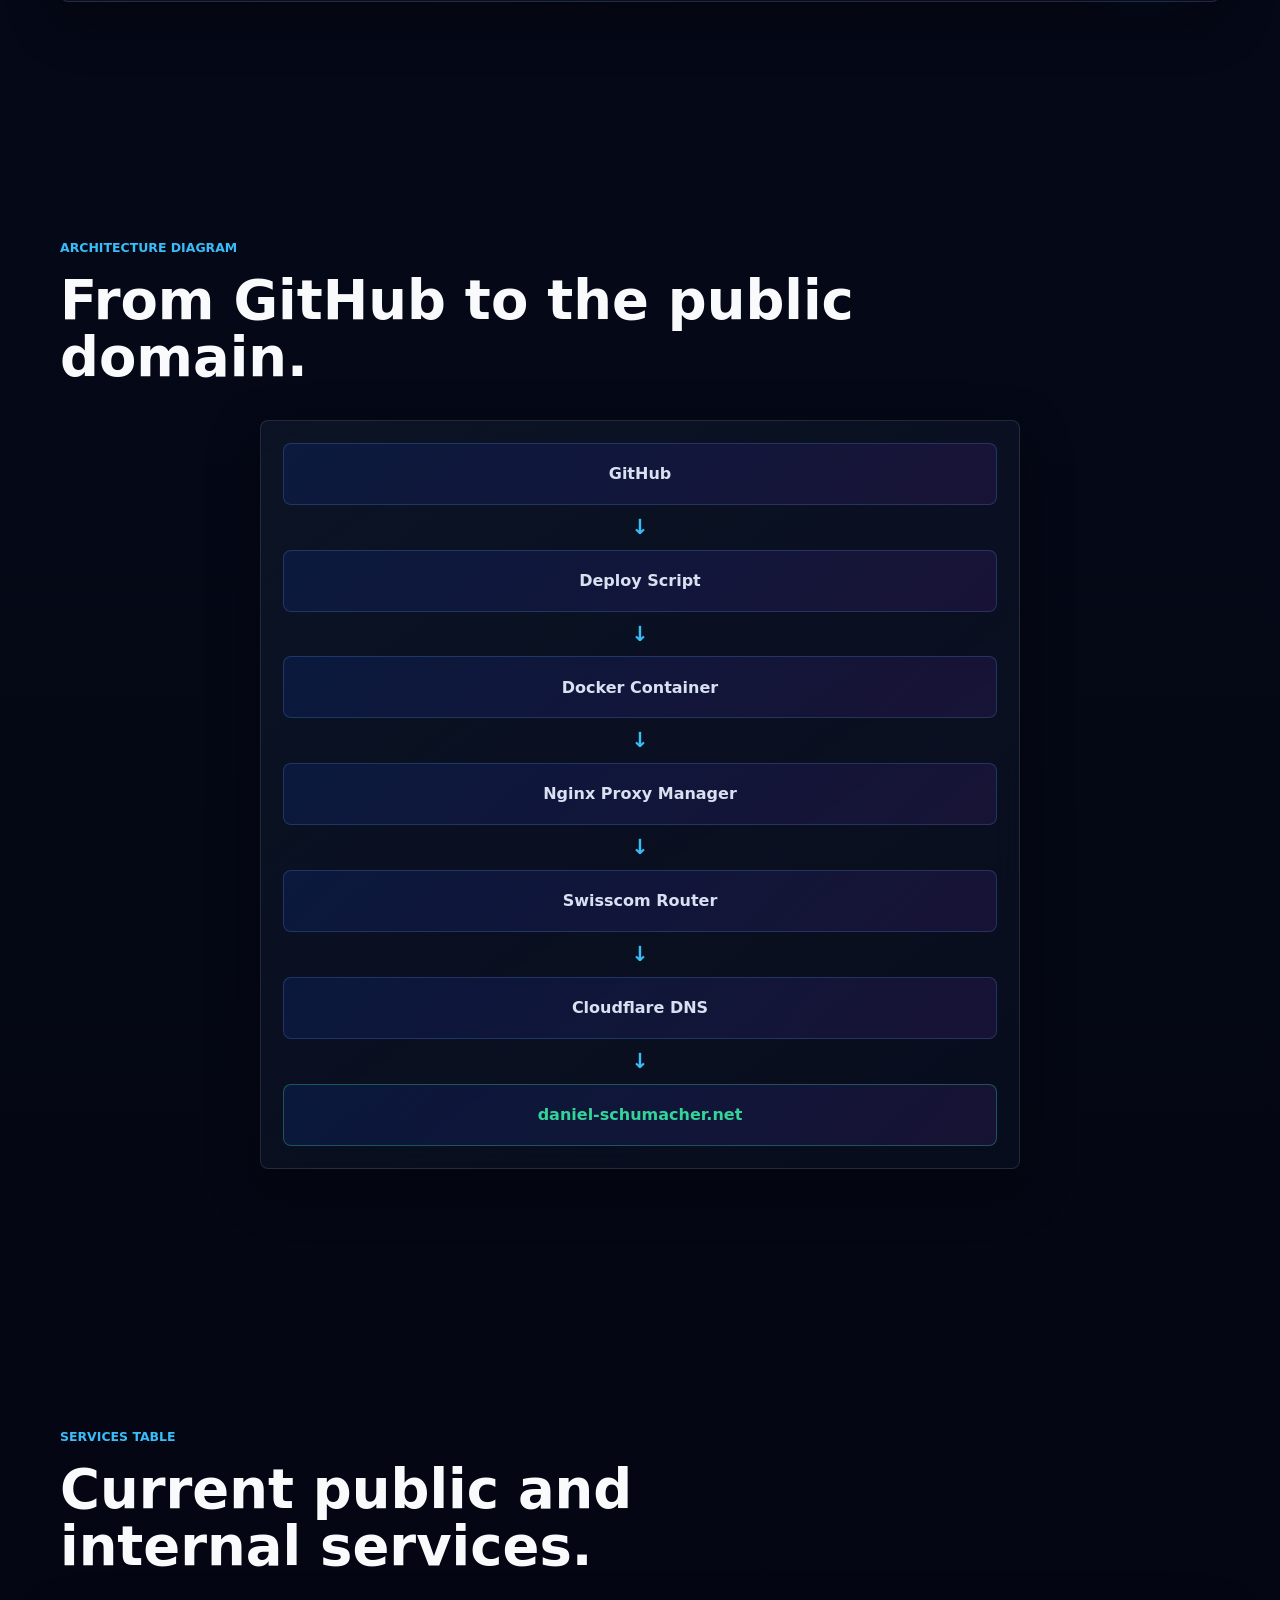
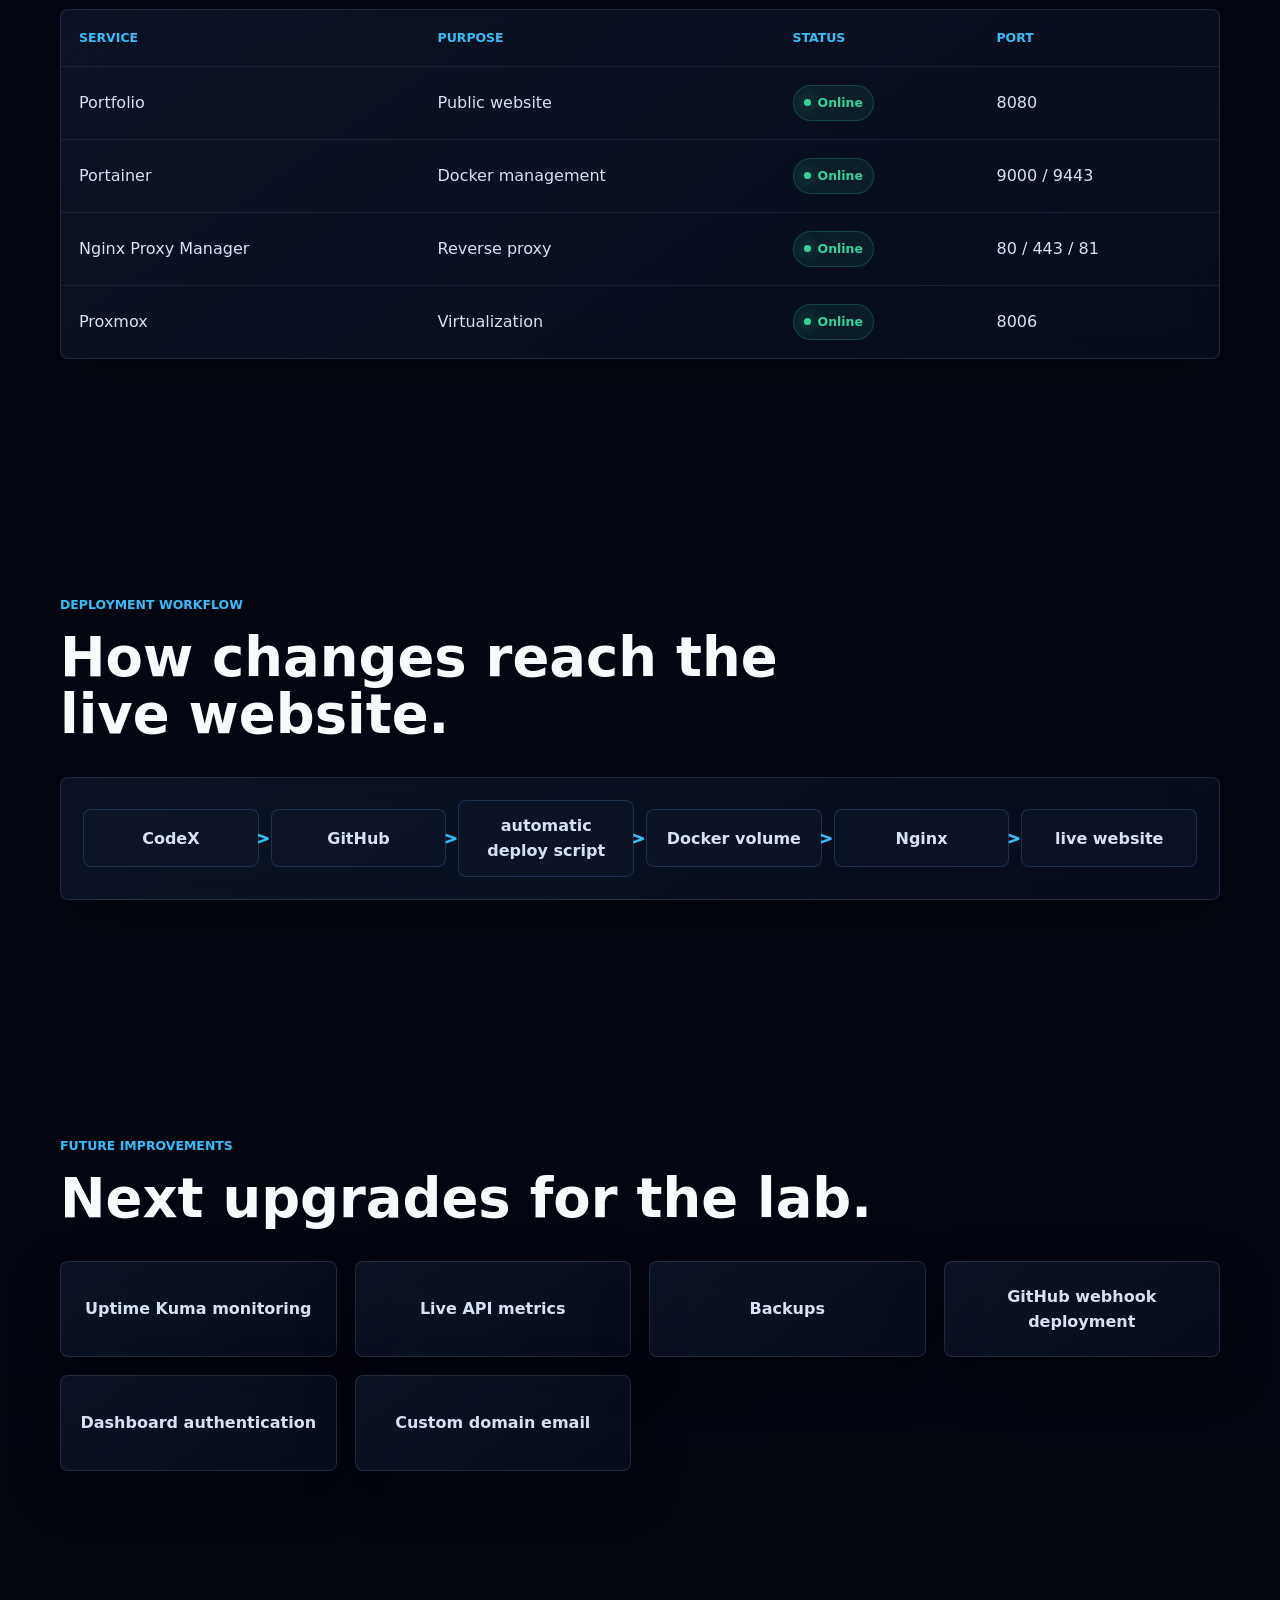
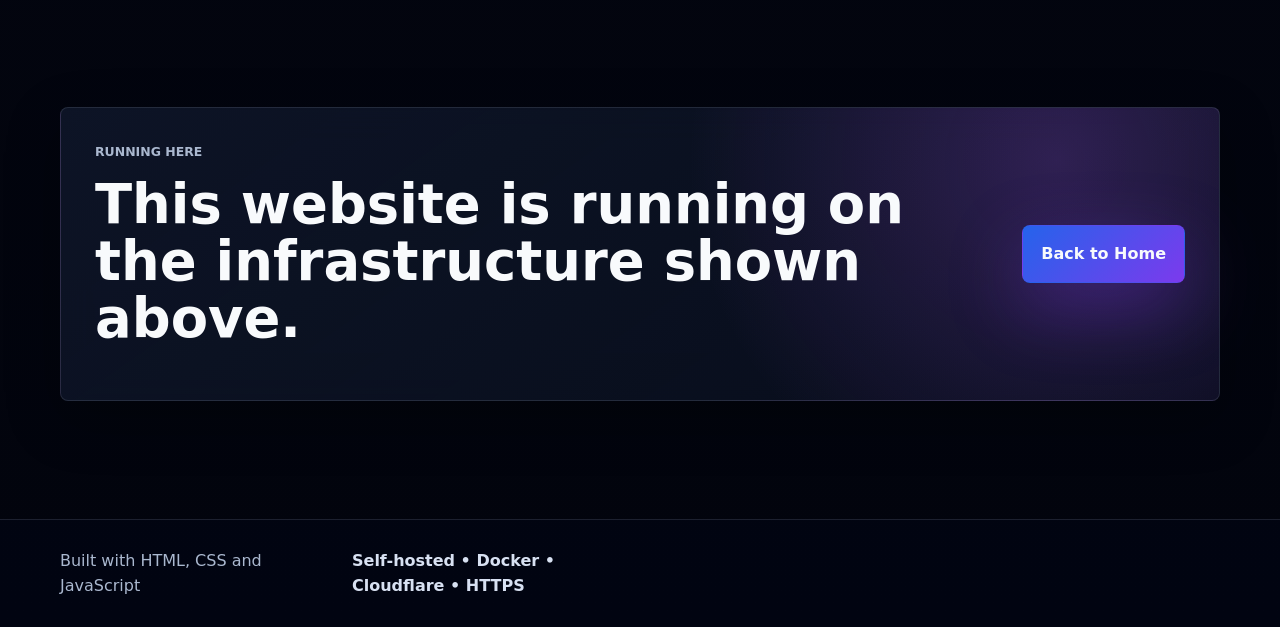
<file: lab.html>
<!DOCTYPE html>
<html lang="en">
<head>
  <meta charset="UTF-8">
  <meta name="viewport" content="width=device-width, initial-scale=1.0">
  <meta name="description" content="Daniel Schumacher's self-hosted lab infrastructure with Proxmox, Docker, Nginx Proxy Manager and Cloudflare.">
  <title>Lab Infrastructure | Daniel Schumacher</title>
  <link rel="stylesheet" href="assets/css/reset.css">
  <link rel="stylesheet" href="assets/css/variables.css">
  <link rel="stylesheet" href="assets/css/animations.css">
  <link rel="stylesheet" href="assets/css/main.css?v=5">
  <link rel="stylesheet" href="assets/css/responsive.css">
</head>
<body class="project-page lab-page">
  <div class="cursor-glow" aria-hidden="true"></div>
  <div class="page-glow page-glow-one" aria-hidden="true"></div>
  <div class="page-glow page-glow-two" aria-hidden="true"></div>

  <header class="site-header" data-header>
    <nav class="nav shell" aria-label="Lab navigation">
      <a class="brand" href="/" aria-label="Back to Daniel Schumacher portfolio">
        <span class="brand-mark">DS</span>
      </a>
      <div class="nav-links project-nav-links">
        <a href="/">Portfolio</a>
        <a href="/lab.html">Lab</a>
        <a href="#overview">Systems</a>
        <a href="#metrics">Metrics</a>
        <a href="#docker">Docker</a>
        <a href="#architecture">Architecture</a>
        <a href="#services">Services</a>
      </div>
    </nav>
  </header>

  <main>
    <section class="project-hero section" data-parallax>
      <div class="hero-orbit" aria-hidden="true"></div>
      <div class="shell project-hero-grid">
        <div class="project-hero-copy reveal">
          <p class="eyebrow">Self-hosted Lab</p>
          <h1>Lab Infrastructure</h1>
          <p class="hero-description">
            A self-hosted Proxmox and Docker environment used to deploy, monitor and manage my projects.
          </p>
          <div class="deployment-badge lab-status-badge" aria-label="Lab status">
            <span>All Systems Operational</span>
          </div>
          <div class="hero-actions">
            <a class="button button-primary ripple" href="/">Back to Portfolio</a>
            <a class="button button-ghost ripple" href="https://github.com/TM-Dani" target="_blank" rel="noreferrer">View GitHub</a>
          </div>
        </div>

        <article class="terminal-card glass floating-card reveal" aria-label="Lab terminal preview">
          <div class="terminal-top">
            <span></span>
            <span></span>
            <span></span>
          </div>
          <div class="terminal-lines">
            <p><span class="prompt">$</span> lab status</p>
            <p class="terminal-success">proxmox online</p>
            <p class="terminal-success">docker running</p>
            <p class="terminal-success">reverse proxy healthy</p>
            <p><span class="prompt">domain:</span> daniel-schumacher.net</p>
          </div>
        </article>
      </div>
    </section>

    <section class="section" id="overview">
      <div class="shell">
        <div class="section-heading reveal">
          <p class="eyebrow">System Overview</p>
          <h2>Core infrastructure services.</h2>
        </div>
        <div class="service-grid">
          <article class="service-card glass reveal" data-api-target="lab.proxmox"><span class="online-dot"></span><h3>Proxmox VE</h3><p>Virtualization platform running my containers and services.</p><strong>Online</strong><span class="service-badge">Virtualization</span></article>
          <article class="service-card glass reveal" data-api-target="lab.docker"><span class="online-dot"></span><h3>Docker</h3><p>Container runtime for my portfolio and future services.</p><strong>Running</strong><span class="service-badge">Containers</span></article>
          <article class="service-card glass reveal" data-api-target="lab.portainer"><span class="online-dot"></span><h3>Portainer</h3><p>Web UI for managing Docker containers.</p><strong>Online</strong><span class="service-badge">Management</span></article>
          <article class="service-card glass reveal" data-api-target="lab.proxy"><span class="online-dot"></span><h3>Nginx Proxy Manager</h3><p>Reverse proxy with HTTPS and Let's Encrypt certificates.</p><strong>Online</strong><span class="service-badge">Reverse Proxy</span></article>
          <article class="service-card glass reveal" data-api-target="lab.cloudflare"><span class="online-dot"></span><h3>Cloudflare</h3><p>DNS and protection for daniel-schumacher.net.</p><strong>Connected</strong><span class="service-badge">DNS</span></article>
          <article class="service-card glass reveal" data-api-target="lab.deploy"><span class="online-dot"></span><h3>Automatic Deployment</h3><p>GitHub changes are pulled automatically and deployed to Docker.</p><strong>Active</strong><span class="service-badge">GitHub</span></article>
        </div>
      </div>
    </section>

    <section class="section" id="metrics">
      <div class="shell">
        <div class="section-heading reveal">
          <p class="eyebrow">Infrastructure Metrics</p>
          <h2>Live infrastructure metrics.</h2>
          <p class="section-lead">These cards update automatically from the Portfolio API.</p>
          <p class="metric-updated" data-last-updated aria-live="polite">Last updated: Loading</p>
        </div>
        <div class="metric-grid">
          <article class="metric-card glass reveal" data-api-target="metrics.cpu"><span>CPU Usage</span><strong data-metric-value="cpu">Loading</strong><div class="metric-bar"><i data-metric-bar="cpu" style="width: 0%"></i></div></article>
          <article class="metric-card glass reveal" data-api-target="metrics.ram"><span>RAM Usage</span><strong data-metric-value="ram">Loading</strong><div class="metric-bar"><i data-metric-bar="ram" style="width: 0%"></i></div></article>
          <article class="metric-card glass reveal" data-api-target="metrics.storage"><span>Storage Used</span><strong data-metric-value="storage">Loading</strong><div class="metric-bar"><i data-metric-bar="storage" style="width: 0%"></i></div></article>
          <article class="metric-card glass reveal" data-api-target="metrics.containers"><span>Containers</span><strong data-metric-value="containers">Loading</strong><div class="metric-state" data-metric-state="containers">Healthy</div></article>
          <article class="metric-card glass reveal" data-api-target="metrics.uptime"><span>Uptime</span><strong data-metric-value="uptime">Loading</strong><div class="metric-state" data-metric-state="uptime">Stable</div></article>
          <article class="metric-card glass reveal" data-api-target="metrics.ssl"><span>SSL</span><strong data-metric-value="ssl">Loading</strong><div class="metric-state" data-metric-state="ssl">HTTPS</div></article>
        </div>
      </div>
    </section>

    <section class="section" id="docker">
      <div class="shell">
        <div class="docker-dashboard glass reveal">
          <div class="docker-header">
            <div>
              <p class="eyebrow">Docker Containers</p>
              <h2>Live Docker services running in my homelab.</h2>
              <p class="section-lead">Read-only container status from the Portfolio API.</p>
            </div>
            <button class="button button-ghost ripple docker-refresh" type="button" data-containers-refresh aria-label="Refresh Docker container data">Refresh</button>
          </div>

          <div class="docker-summary-grid" aria-label="Docker container summary" data-containers-summary hidden>
            <article class="docker-summary-card docker-summary-total">
              <span class="docker-stat-icon docker-summary-icon" aria-hidden="true"><svg viewBox="0 0 24 24" fill="none" stroke="currentColor"><rect x="3" y="4" width="18" height="6" rx="1.5"></rect><rect x="3" y="14" width="18" height="6" rx="1.5"></rect><path d="M7 7h.01M7 17h.01"></path></svg></span>
              <div><span>Total Containers</span><strong data-container-summary="total">Loading</strong></div>
            </article>
            <article class="docker-summary-card docker-summary-running">
              <span class="docker-stat-icon docker-summary-icon" aria-hidden="true"><svg viewBox="0 0 24 24" fill="none" stroke="currentColor"><path d="M20 6 9 17l-5-5"></path></svg></span>
              <div><span>Running</span><strong data-container-summary="running">Loading</strong></div>
            </article>
            <article class="docker-summary-card docker-summary-stopped">
              <span class="docker-stat-icon docker-summary-icon" aria-hidden="true"><svg viewBox="0 0 24 24" fill="none" stroke="currentColor"><circle cx="12" cy="12" r="8"></circle><path d="m15 9-6 6m0-6 6 6"></path></svg></span>
              <div><span>Stopped</span><strong data-container-summary="stopped">Loading</strong></div>
            </article>
            <article class="docker-summary-card docker-summary-updated">
              <span class="docker-stat-icon docker-summary-icon" aria-hidden="true"><svg viewBox="0 0 24 24" fill="none" stroke="currentColor"><circle cx="12" cy="12" r="8"></circle><path d="M12 8v4l3 2"></path></svg></span>
              <div><span>Last Updated</span><strong data-container-summary="lastUpdated">Loading</strong><small data-container-summary-exact></small></div>
            </article>
          </div>

          <p class="docker-message" data-containers-loading aria-live="polite">Loading Docker container data...</p>
          <p class="docker-message docker-message-warning" data-containers-warning hidden aria-live="polite">Live refresh failed. Showing last known data.</p>
          <div class="docker-message docker-message-error" data-containers-error hidden aria-live="polite">
            <span>Unable to load Docker container data.</span>
            <button class="small-button ripple" type="button" data-containers-retry aria-label="Retry loading Docker container data">Retry</button>
          </div>
          <p class="docker-message" data-containers-empty hidden aria-live="polite">No Docker containers found.</p>

          <div class="docker-table-wrap" data-containers-table hidden>
            <table class="docker-table">
              <thead>
                <tr>
                  <th>Status</th>
                  <th>Service</th>
                  <th>Image</th>
                  <th>Uptime</th>
                  <th>Ports</th>
                </tr>
              </thead>
              <tbody data-containers-body></tbody>
            </table>
          </div>
        </div>
      </div>
    </section>

    <section class="section" id="architecture">
      <div class="shell">
        <div class="section-heading reveal">
          <p class="eyebrow">Architecture Diagram</p>
          <h2>From GitHub to the public domain.</h2>
        </div>
        <div class="hosting-flow glass reveal" aria-label="Lab architecture diagram">
          <div class="flow-card">GitHub</div>
          <div class="flow-arrow" aria-hidden="true">&darr;</div>
          <div class="flow-card">Deploy Script</div>
          <div class="flow-arrow" aria-hidden="true">&darr;</div>
          <div class="flow-card">Docker Container</div>
          <div class="flow-arrow" aria-hidden="true">&darr;</div>
          <div class="flow-card">Nginx Proxy Manager</div>
          <div class="flow-arrow" aria-hidden="true">&darr;</div>
          <div class="flow-card">Swisscom Router</div>
          <div class="flow-arrow" aria-hidden="true">&darr;</div>
          <div class="flow-card">Cloudflare DNS</div>
          <div class="flow-arrow" aria-hidden="true">&darr;</div>
          <div class="flow-card domain-card">daniel-schumacher.net</div>
        </div>
      </div>
    </section>

    <section class="section" id="services">
      <div class="shell">
        <div class="section-heading reveal">
          <p class="eyebrow">Services Table</p>
          <h2>Current public and internal services.</h2>
        </div>
        <div class="table-wrap glass reveal">
          <table class="services-table">
            <thead>
              <tr>
                <th>Service</th>
                <th>Purpose</th>
                <th>Status</th>
                <th>Port</th>
              </tr>
            </thead>
            <tbody>
              <tr><td>Portfolio</td><td>Public website</td><td><span class="status-pill">Online</span></td><td>8080</td></tr>
              <tr><td>Portainer</td><td>Docker management</td><td><span class="status-pill">Online</span></td><td>9000 / 9443</td></tr>
              <tr><td>Nginx Proxy Manager</td><td>Reverse proxy</td><td><span class="status-pill">Online</span></td><td>80 / 443 / 81</td></tr>
              <tr><td>Proxmox</td><td>Virtualization</td><td><span class="status-pill">Online</span></td><td>8006</td></tr>
            </tbody>
          </table>
        </div>
      </div>
    </section>

    <section class="section" id="workflow">
      <div class="shell">
        <div class="section-heading reveal">
          <p class="eyebrow">Deployment Workflow</p>
          <h2>How changes reach the live website.</h2>
        </div>
        <div class="workflow-strip glass reveal" aria-label="Deployment workflow">
          <span>CodeX</span>
          <span>GitHub</span>
          <span>automatic deploy script</span>
          <span>Docker volume</span>
          <span>Nginx</span>
          <span>live website</span>
        </div>
      </div>
    </section>

    <section class="section" id="future">
      <div class="shell">
        <div class="section-heading reveal">
          <p class="eyebrow">Future Improvements</p>
          <h2>Next upgrades for the lab.</h2>
        </div>
        <div class="future-grid">
          <article class="mini-card glass reveal">Uptime Kuma monitoring</article>
          <article class="mini-card glass reveal">Live API metrics</article>
          <article class="mini-card glass reveal">Backups</article>
          <article class="mini-card glass reveal">GitHub webhook deployment</article>
          <article class="mini-card glass reveal">Dashboard authentication</article>
          <article class="mini-card glass reveal">Custom domain email</article>
        </div>
      </div>
    </section>

    <section class="section">
      <div class="shell cv-panel glass reveal">
        <div>
          <p class="eyebrow">Running here</p>
          <h2>This website is running on the infrastructure shown above.</h2>
        </div>
        <a class="button button-primary cv-button ripple" href="/">Back to Home</a>
      </div>
    </section>
  </main>

  <footer class="footer">
    <div class="shell footer-grid">
      <p>Built with HTML, CSS and JavaScript</p>
      <p class="footer-status">Self-hosted &bull; Docker &bull; Cloudflare &bull; HTTPS</p>
    </div>
  </footer>

  <script src="assets/js/animations.js"></script>
  <script src="assets/js/main.js"></script>
  <script src="assets/js/lab.js?v=5"></script>
</body>
</html>
</file>
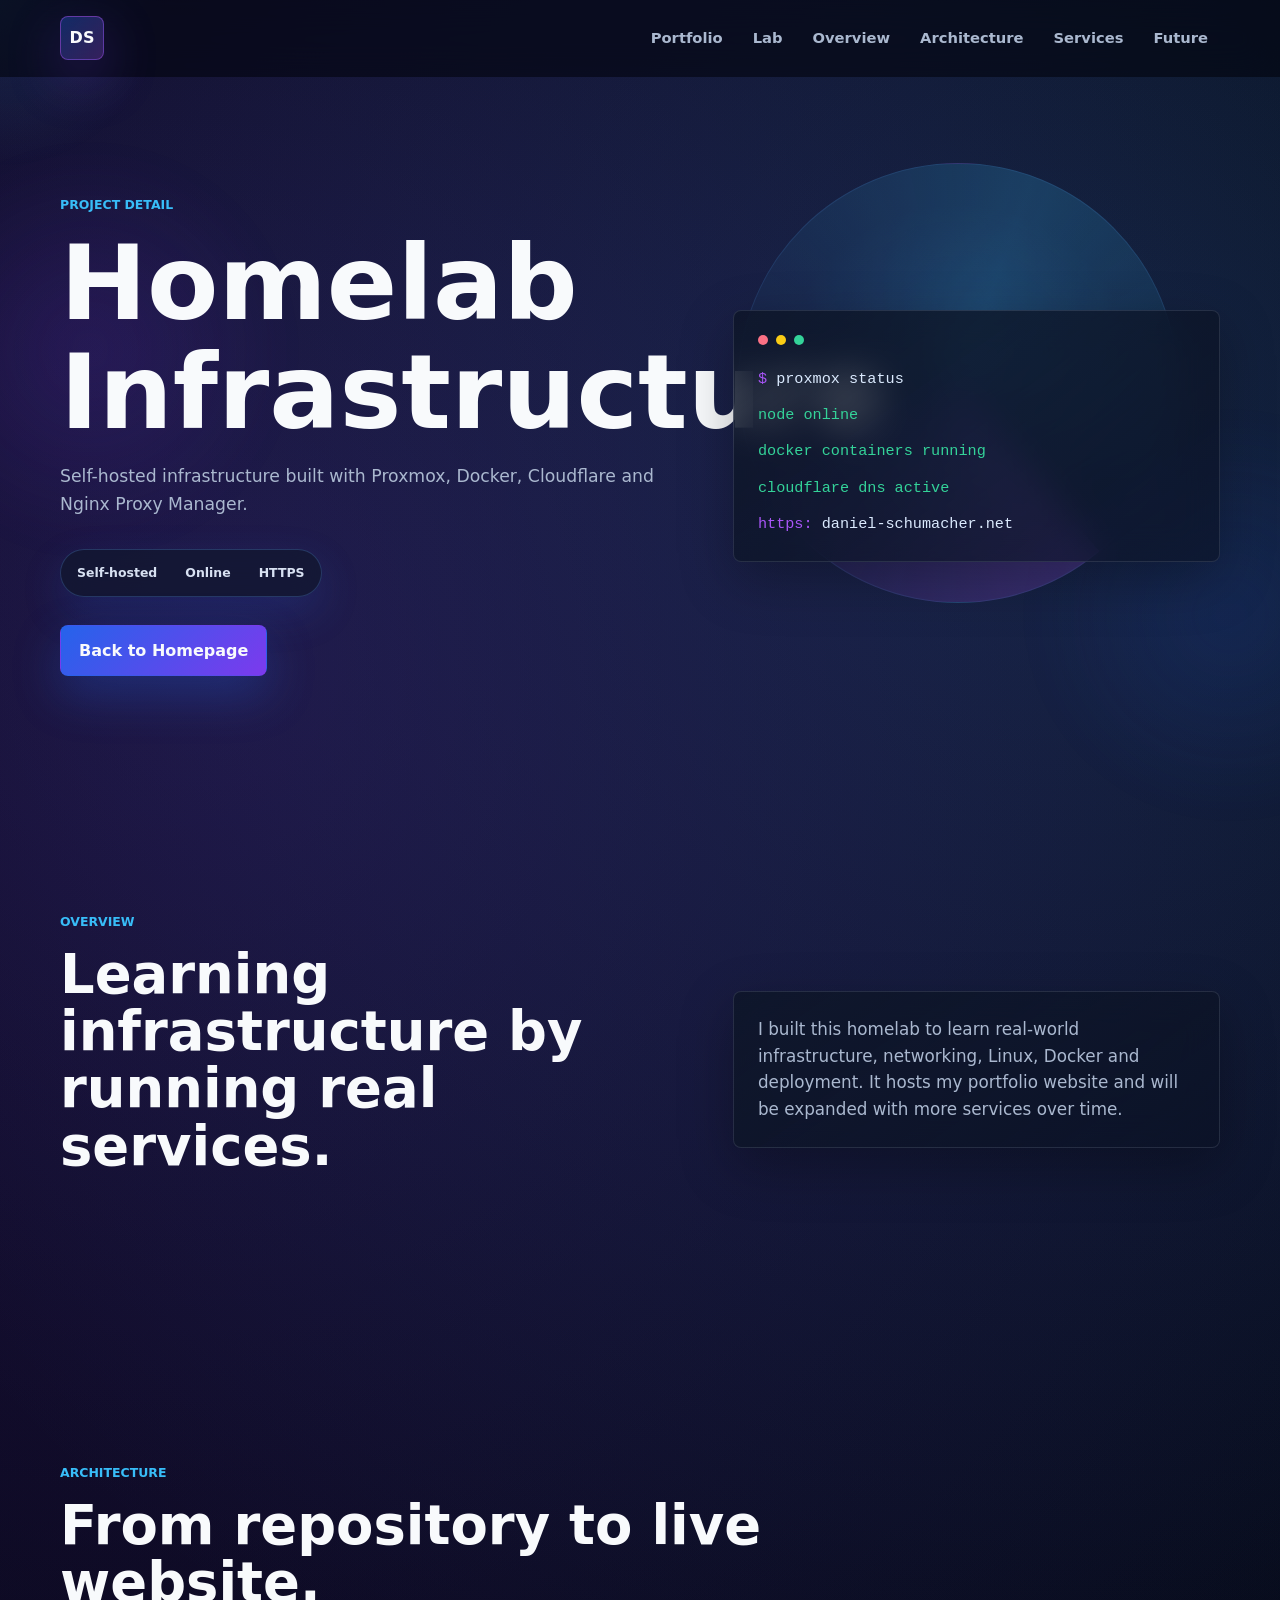
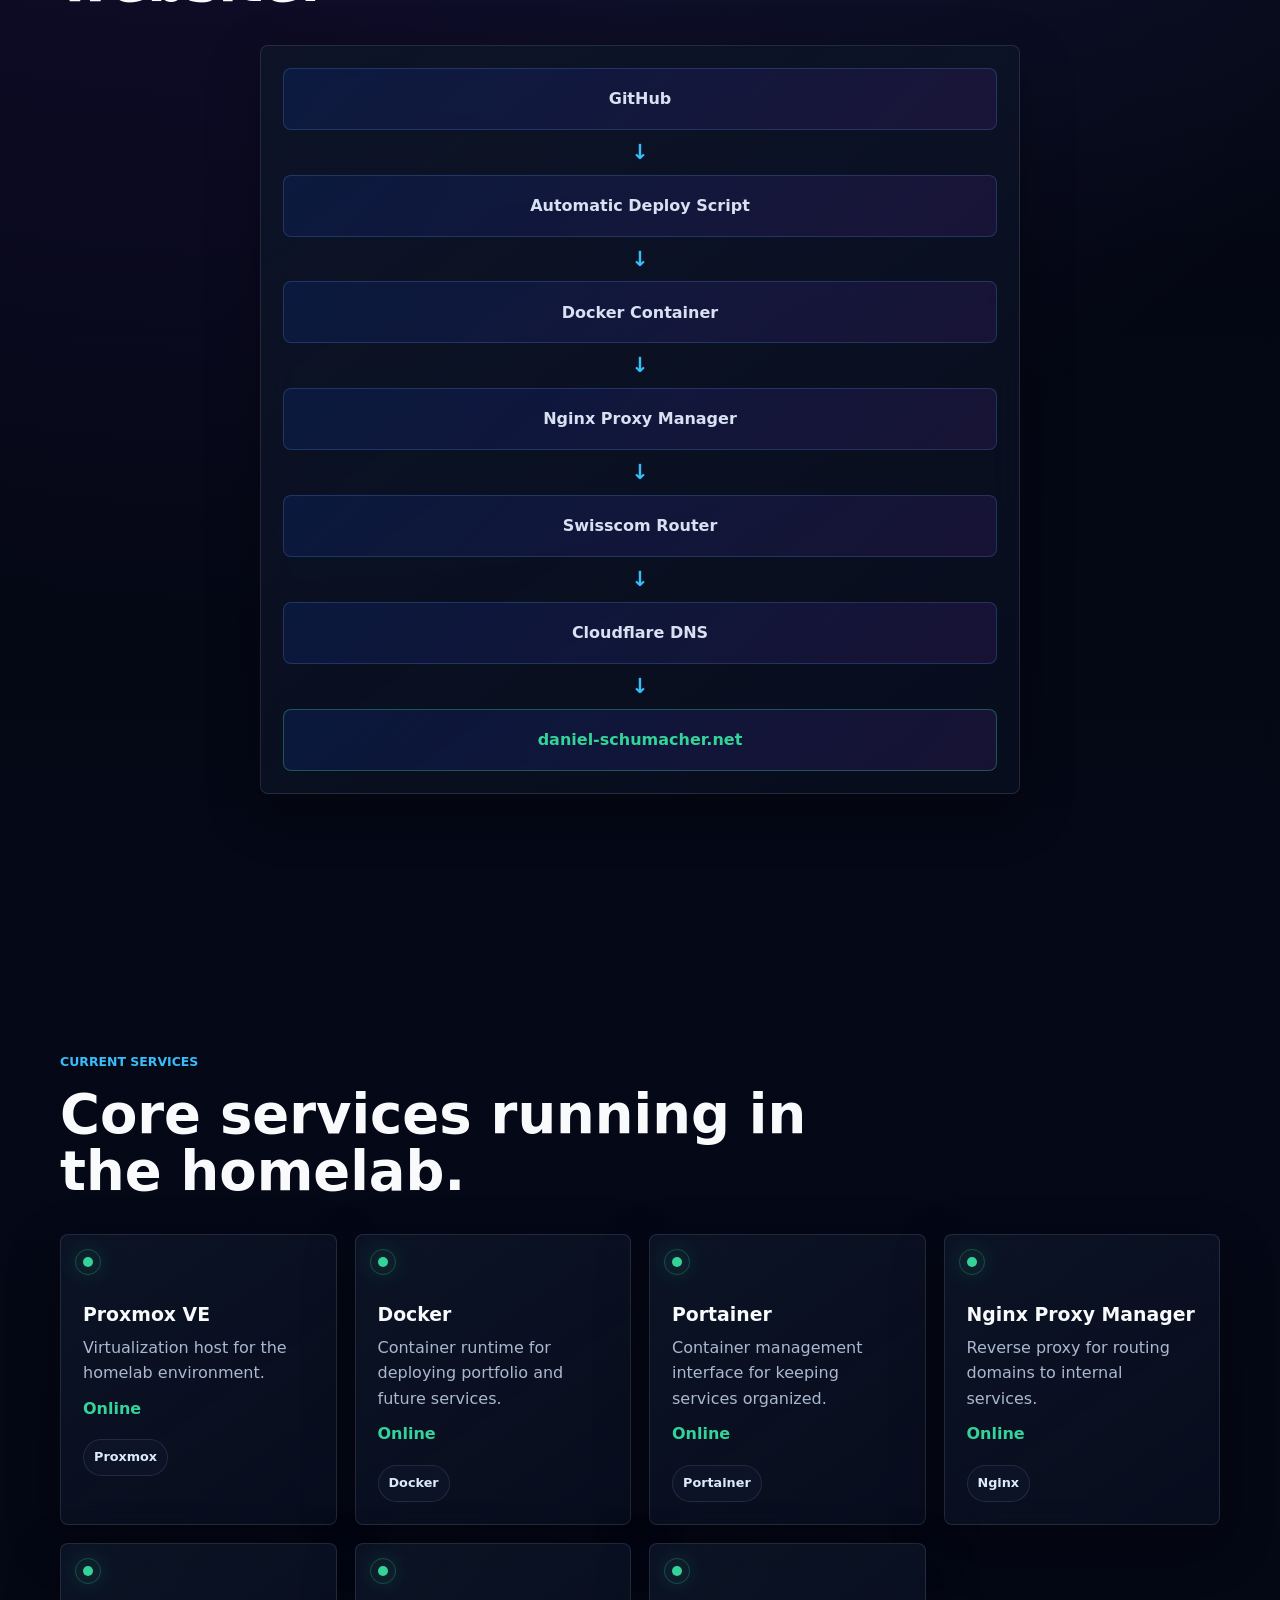
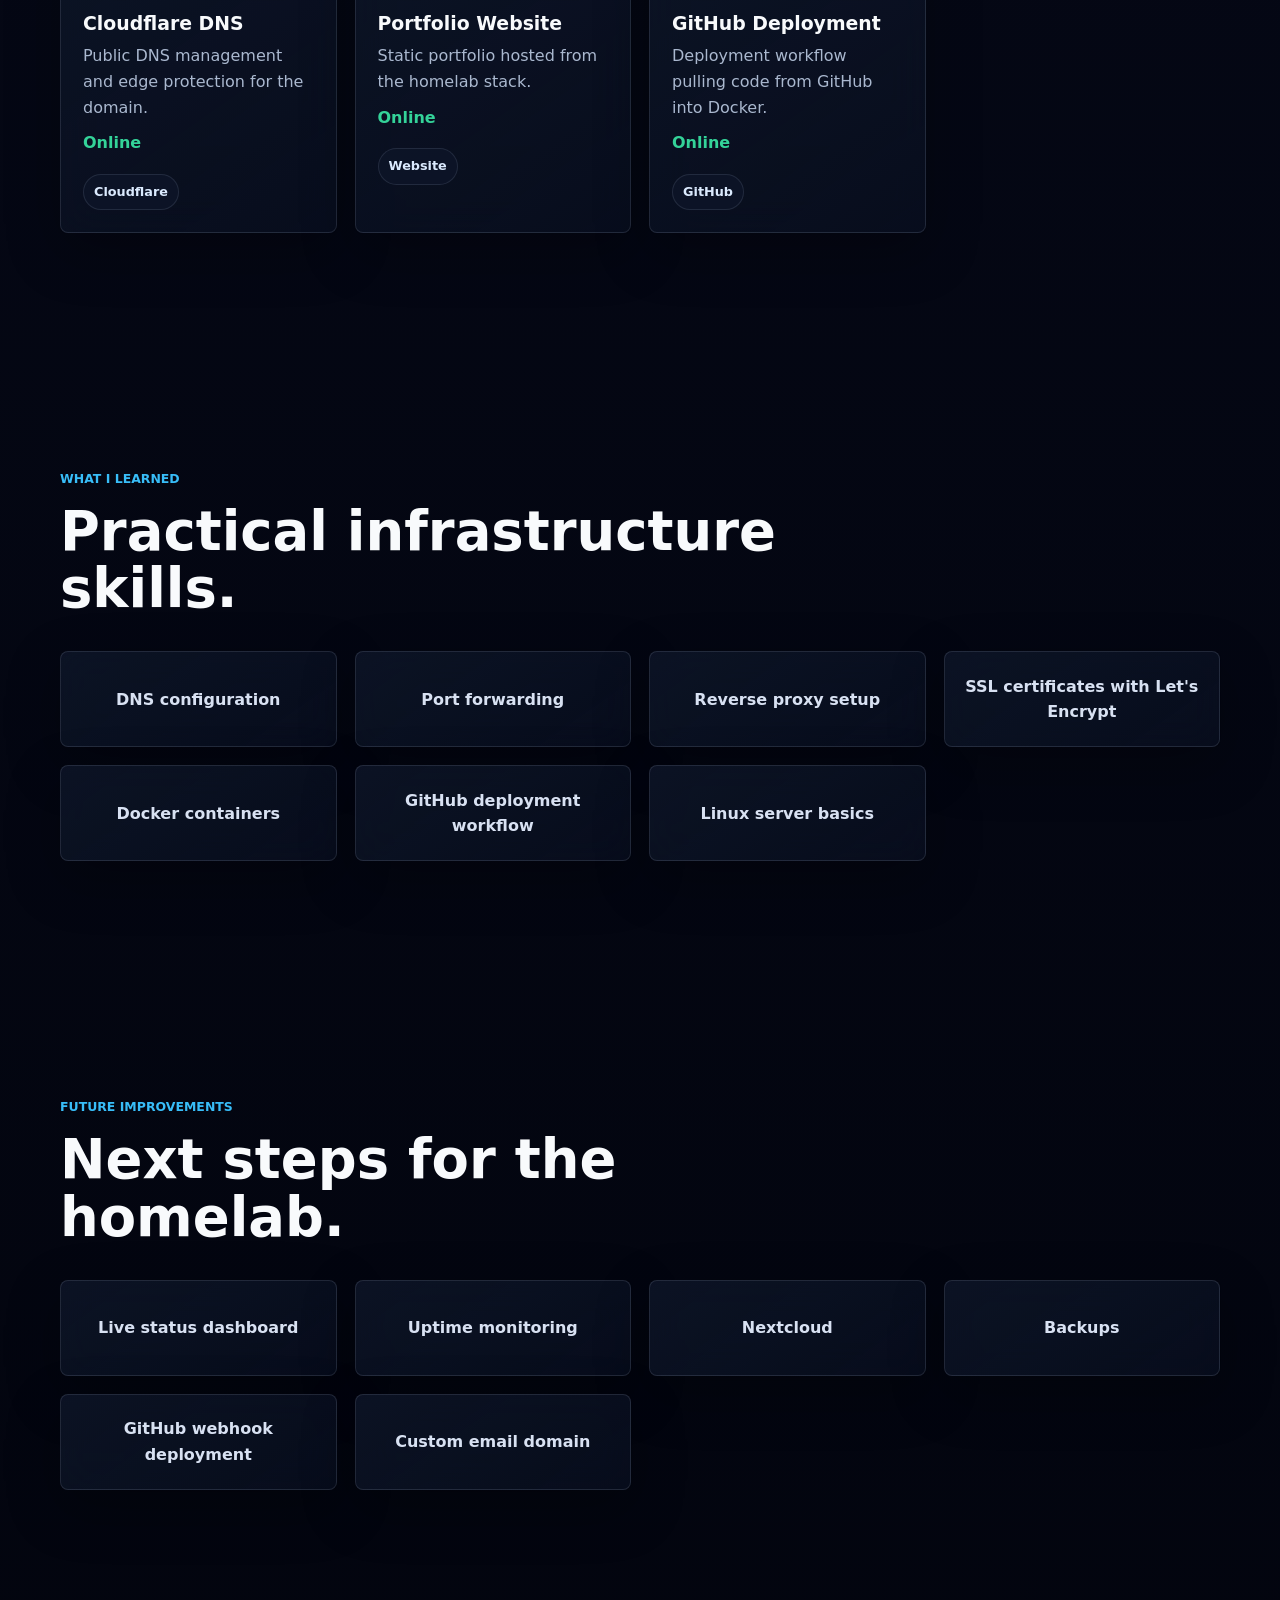
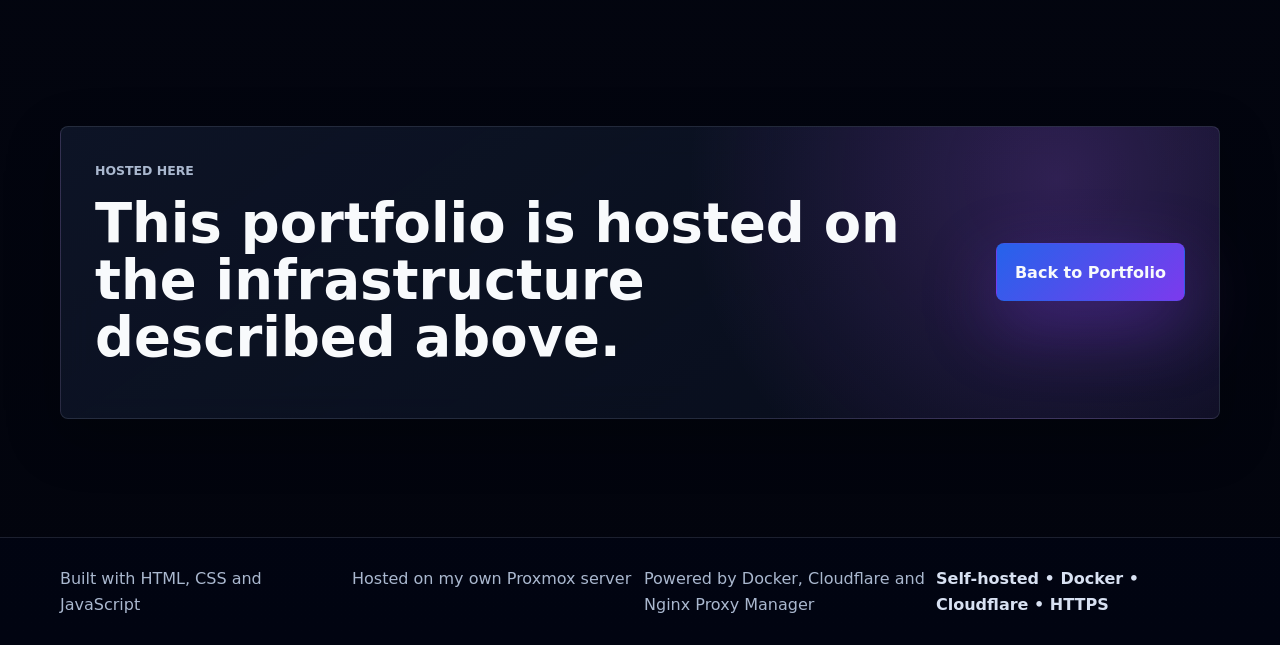
<file: projects/homelab.html>
<!DOCTYPE html>
<html lang="en">
<head>
  <meta charset="UTF-8">
  <meta name="viewport" content="width=device-width, initial-scale=1.0">
  <meta name="description" content="Daniel Schumacher's self-hosted Proxmox homelab infrastructure project.">
  <title>Homelab Infrastructure | Daniel Schumacher</title>
  <link rel="stylesheet" href="../assets/css/reset.css">
  <link rel="stylesheet" href="../assets/css/variables.css">
  <link rel="stylesheet" href="../assets/css/animations.css">
  <link rel="stylesheet" href="../assets/css/main.css">
  <link rel="stylesheet" href="../assets/css/responsive.css">
</head>
<body class="project-page">
  <div class="cursor-glow" aria-hidden="true"></div>
  <div class="page-glow page-glow-one" aria-hidden="true"></div>
  <div class="page-glow page-glow-two" aria-hidden="true"></div>

  <header class="site-header" data-header>
    <nav class="nav shell" aria-label="Project navigation">
      <a class="brand" href="/" aria-label="Back to Daniel Schumacher portfolio">
        <span class="brand-mark">DS</span>
      </a>
      <div class="nav-links project-nav-links">
        <a href="/">Portfolio</a>
        <a href="/lab.html">Lab</a>
        <a href="#overview">Overview</a>
        <a href="#architecture">Architecture</a>
        <a href="#services">Services</a>
        <a href="#future">Future</a>
      </div>
    </nav>
  </header>

  <main>
    <section class="project-hero section" data-parallax>
      <div class="hero-orbit" aria-hidden="true"></div>
      <div class="shell project-hero-grid">
        <div class="project-hero-copy reveal">
          <p class="eyebrow">Project Detail</p>
          <h1>Homelab Infrastructure</h1>
          <p class="hero-description">
            Self-hosted infrastructure built with Proxmox, Docker, Cloudflare and Nginx Proxy Manager.
          </p>
          <div class="deployment-badge" aria-label="Homelab status">
            <span>Self-hosted</span>
            <span>Online</span>
            <span>HTTPS</span>
          </div>
          <a class="button button-primary ripple" href="/">Back to Homepage</a>
        </div>
        <article class="terminal-card glass floating-card reveal" aria-label="Homelab terminal preview">
          <div class="terminal-top">
            <span></span>
            <span></span>
            <span></span>
          </div>
          <div class="terminal-lines">
            <p><span class="prompt">$</span> proxmox status</p>
            <p class="terminal-success">node online</p>
            <p class="terminal-success">docker containers running</p>
            <p class="terminal-success">cloudflare dns active</p>
            <p><span class="prompt">https:</span> daniel-schumacher.net</p>
          </div>
        </article>
      </div>
    </section>

    <section class="section" id="overview">
      <div class="shell detail-split">
        <div class="section-heading reveal">
          <p class="eyebrow">Overview</p>
          <h2>Learning infrastructure by running real services.</h2>
        </div>
        <article class="detail-copy glass reveal">
          <p>I built this homelab to learn real-world infrastructure, networking, Linux, Docker and deployment. It hosts my portfolio website and will be expanded with more services over time.</p>
        </article>
      </div>
    </section>

    <section class="section" id="architecture">
      <div class="shell">
        <div class="section-heading reveal">
          <p class="eyebrow">Architecture</p>
          <h2>From repository to live website.</h2>
        </div>
        <div class="hosting-flow glass reveal" aria-label="Homelab architecture diagram">
          <div class="flow-card">GitHub</div>
          <div class="flow-arrow" aria-hidden="true">↓</div>
          <div class="flow-card">Automatic Deploy Script</div>
          <div class="flow-arrow" aria-hidden="true">↓</div>
          <div class="flow-card">Docker Container</div>
          <div class="flow-arrow" aria-hidden="true">↓</div>
          <div class="flow-card">Nginx Proxy Manager</div>
          <div class="flow-arrow" aria-hidden="true">↓</div>
          <div class="flow-card">Swisscom Router</div>
          <div class="flow-arrow" aria-hidden="true">↓</div>
          <div class="flow-card">Cloudflare DNS</div>
          <div class="flow-arrow" aria-hidden="true">↓</div>
          <div class="flow-card domain-card">daniel-schumacher.net</div>
        </div>
      </div>
    </section>

    <section class="section" id="services">
      <div class="shell">
        <div class="section-heading reveal">
          <p class="eyebrow">Current Services</p>
          <h2>Core services running in the homelab.</h2>
        </div>
        <div class="service-grid">
          <article class="service-card glass reveal"><span class="online-dot"></span><h3>Proxmox VE</h3><p>Virtualization host for the homelab environment.</p><strong>Online</strong><span class="service-badge">Proxmox</span></article>
          <article class="service-card glass reveal"><span class="online-dot"></span><h3>Docker</h3><p>Container runtime for deploying portfolio and future services.</p><strong>Online</strong><span class="service-badge">Docker</span></article>
          <article class="service-card glass reveal"><span class="online-dot"></span><h3>Portainer</h3><p>Container management interface for keeping services organized.</p><strong>Online</strong><span class="service-badge">Portainer</span></article>
          <article class="service-card glass reveal"><span class="online-dot"></span><h3>Nginx Proxy Manager</h3><p>Reverse proxy for routing domains to internal services.</p><strong>Online</strong><span class="service-badge">Nginx</span></article>
          <article class="service-card glass reveal"><span class="online-dot"></span><h3>Cloudflare DNS</h3><p>Public DNS management and edge protection for the domain.</p><strong>Online</strong><span class="service-badge">Cloudflare</span></article>
          <article class="service-card glass reveal"><span class="online-dot"></span><h3>Portfolio Website</h3><p>Static portfolio hosted from the homelab stack.</p><strong>Online</strong><span class="service-badge">Website</span></article>
          <article class="service-card glass reveal"><span class="online-dot"></span><h3>GitHub Deployment</h3><p>Deployment workflow pulling code from GitHub into Docker.</p><strong>Online</strong><span class="service-badge">GitHub</span></article>
        </div>
      </div>
    </section>

    <section class="section">
      <div class="shell">
        <div class="section-heading reveal">
          <p class="eyebrow">What I learned</p>
          <h2>Practical infrastructure skills.</h2>
        </div>
        <div class="learning-grid">
          <article class="mini-card glass reveal">DNS configuration</article>
          <article class="mini-card glass reveal">Port forwarding</article>
          <article class="mini-card glass reveal">Reverse proxy setup</article>
          <article class="mini-card glass reveal">SSL certificates with Let's Encrypt</article>
          <article class="mini-card glass reveal">Docker containers</article>
          <article class="mini-card glass reveal">GitHub deployment workflow</article>
          <article class="mini-card glass reveal">Linux server basics</article>
        </div>
      </div>
    </section>

    <section class="section" id="future">
      <div class="shell">
        <div class="section-heading reveal">
          <p class="eyebrow">Future Improvements</p>
          <h2>Next steps for the homelab.</h2>
        </div>
        <div class="future-grid">
          <article class="mini-card glass reveal">Live status dashboard</article>
          <article class="mini-card glass reveal">Uptime monitoring</article>
          <article class="mini-card glass reveal">Nextcloud</article>
          <article class="mini-card glass reveal">Backups</article>
          <article class="mini-card glass reveal">GitHub webhook deployment</article>
          <article class="mini-card glass reveal">Custom email domain</article>
        </div>
      </div>
    </section>

    <section class="section">
      <div class="shell cv-panel glass reveal">
        <div>
          <p class="eyebrow">Hosted here</p>
          <h2>This portfolio is hosted on the infrastructure described above.</h2>
        </div>
        <a class="button button-primary cv-button ripple" href="/">Back to Portfolio</a>
      </div>
    </section>
  </main>

  <footer class="footer">
    <div class="shell footer-grid">
      <p>Built with HTML, CSS and JavaScript</p>
      <p>Hosted on my own Proxmox server</p>
      <p>Powered by Docker, Cloudflare and Nginx Proxy Manager</p>
      <p class="footer-status">Self-hosted • Docker • Cloudflare • HTTPS</p>
    </div>
  </footer>

  <script src="../assets/js/animations.js"></script>
  <script src="../assets/js/main.js"></script>
</body>
</html>
</file>
<file: assets/css/variables.css>
:root {
  --bg: #02040d;
  --bg-elevated: #07111f;
  --surface: rgba(11, 18, 35, 0.68);
  --surface-strong: rgba(15, 23, 42, 0.84);
  --surface-soft: rgba(148, 163, 184, 0.07);
  --border: rgba(148, 163, 184, 0.18);
  --border-bright: rgba(96, 165, 250, 0.42);
  --text: #f8fafc;
  --muted: #aab8cf;
  --muted-strong: #d8e1f2;
  --blue: #38bdf8;
  --blue-deep: #2563eb;
  --purple: #a855f7;
  --purple-deep: #7c3aed;
  --green: #34d399;
  --danger: #fb7185;
  --warning: #facc15;
  --radius: 8px;
  --radius-lg: 18px;
  --shadow: 0 28px 90px rgba(0, 0, 0, 0.48);
  --shadow-soft: 0 18px 54px rgba(0, 0, 0, 0.28);
  --font: Inter, ui-sans-serif, system-ui, -apple-system, BlinkMacSystemFont, "Segoe UI", Arial, sans-serif;
  --mono: "SFMono-Regular", Consolas, "Liberation Mono", monospace;
  --shell: 1160px;
  --nav-height: 76px;
}
</file>
<file: assets/css/animations.css>
.reveal {
  opacity: 0;
  transform: translateY(22px);
  transition: opacity 700ms ease, transform 700ms ease;
}

.reveal.visible {
  opacity: 1;
  transform: translateY(0);
}

.floating-card {
  animation: float-card 7s ease-in-out infinite;
}

.typing-caret {
  display: inline-block;
  width: 2px;
  height: 1em;
  margin-left: 4px;
  background: var(--blue);
  vertical-align: -0.12em;
  animation: caret-blink 900ms steps(2, start) infinite;
}

.terminal-lines p {
  opacity: 0;
  transform: translateY(8px);
  animation: terminal-line 520ms ease forwards;
}

.terminal-lines p:nth-child(1) {
  animation-delay: 200ms;
}

.terminal-lines p:nth-child(2) {
  animation-delay: 560ms;
}

.terminal-lines p:nth-child(3) {
  animation-delay: 920ms;
}

.terminal-lines p:nth-child(4) {
  animation-delay: 1280ms;
}

.terminal-lines p:nth-child(5) {
  animation-delay: 1640ms;
}

.online-dot::after {
  content: "";
  position: absolute;
  inset: -8px;
  border: 1px solid rgba(52, 211, 153, 0.28);
  border-radius: 50%;
  animation: status-pulse 1.9s ease-out infinite;
}

.ripple {
  position: relative;
  overflow: hidden;
}

.ripple .ripple-circle {
  position: absolute;
  width: 12px;
  height: 12px;
  border-radius: 999px;
  pointer-events: none;
  background: rgba(255, 255, 255, 0.34);
  transform: translate(-50%, -50%) scale(1);
  animation: ripple 580ms ease-out forwards;
}

@keyframes float-card {
  0%,
  100% {
    transform: translateY(0);
  }

  50% {
    transform: translateY(-14px);
  }
}

@keyframes caret-blink {
  0%,
  48% {
    opacity: 1;
  }

  49%,
  100% {
    opacity: 0;
  }
}

@keyframes terminal-line {
  to {
    opacity: 1;
    transform: translateY(0);
  }
}

@keyframes status-pulse {
  from {
    opacity: 0.86;
    transform: scale(0.7);
  }

  to {
    opacity: 0;
    transform: scale(1.55);
  }
}

@keyframes flow-arrow {
  to {
    transform: translateY(220%);
  }
}

@keyframes ripple {
  to {
    opacity: 0;
    transform: translate(-50%, -50%) scale(18);
  }
}

@media (prefers-reduced-motion: reduce) {
  *,
  *::before,
  *::after {
    scroll-behavior: auto !important;
    animation-duration: 0.001ms !important;
    animation-iteration-count: 1 !important;
    transition-duration: 0.001ms !important;
  }
}
</file>
<file: assets/css/main.css>
body {
  font-family: var(--font);
  color: var(--text);
  background:
    radial-gradient(circle at 18% 12%, rgba(124, 58, 237, 0.22), transparent 32%),
    radial-gradient(circle at 82% 8%, rgba(56, 189, 248, 0.16), transparent 28%),
    linear-gradient(180deg, #02040d 0%, #050816 48%, #02040d 100%);
  line-height: 1.6;
  overflow-x: hidden;
}

body.nav-open {
  overflow: hidden;
}

.shell {
  width: min(var(--shell), calc(100% - 32px));
  margin: 0 auto;
}

.section {
  position: relative;
  padding: 92px 0;
}

.glass {
  border: 1px solid var(--border);
  background:
    linear-gradient(145deg, rgba(15, 23, 42, 0.76), rgba(15, 23, 42, 0.42)),
    rgba(2, 6, 23, 0.34);
  box-shadow: var(--shadow-soft);
  backdrop-filter: blur(18px);
}

.cursor-glow {
  position: fixed;
  left: 0;
  top: 0;
  z-index: -1;
  width: 360px;
  height: 360px;
  border-radius: 50%;
  background: radial-gradient(circle, rgba(56, 189, 248, 0.13), transparent 66%);
  transform: translate(-50%, -50%);
  pointer-events: none;
}

.page-glow {
  position: fixed;
  z-index: -2;
  width: 420px;
  height: 420px;
  border-radius: 50%;
  filter: blur(24px);
  opacity: 0.42;
  pointer-events: none;
}

.page-glow-one {
  left: -120px;
  top: 140px;
  background: radial-gradient(circle, rgba(124, 58, 237, 0.34), transparent 68%);
}

.page-glow-two {
  right: -160px;
  top: 45%;
  background: radial-gradient(circle, rgba(37, 99, 235, 0.3), transparent 68%);
}

.site-header {
  position: sticky;
  top: 0;
  z-index: 50;
  border-bottom: 1px solid transparent;
  transition: background 220ms ease, border-color 220ms ease, box-shadow 220ms ease;
}

.site-header.scrolled {
  border-color: var(--border);
  background: rgba(2, 4, 13, 0.78);
  box-shadow: 0 16px 42px rgba(0, 0, 0, 0.28);
  backdrop-filter: blur(18px);
}

.nav {
  min-height: var(--nav-height);
  display: flex;
  align-items: center;
  justify-content: space-between;
  gap: 20px;
}

.brand {
  display: inline-flex;
  align-items: center;
}

.brand-mark {
  width: 44px;
  height: 44px;
  display: grid;
  place-items: center;
  border: 1px solid rgba(168, 85, 247, 0.46);
  border-radius: var(--radius);
  background: linear-gradient(135deg, rgba(37, 99, 235, 0.34), rgba(168, 85, 247, 0.28));
  box-shadow: 0 18px 54px rgba(124, 58, 237, 0.28);
  font-weight: 900;
}

.nav-links {
  display: flex;
  align-items: center;
  gap: 6px;
}

.nav-links a {
  padding: 10px 12px;
  border-radius: var(--radius);
  color: var(--muted);
  font-size: 0.92rem;
  font-weight: 700;
  transition: color 180ms ease, background 180ms ease;
}

.nav-links a:hover {
  color: var(--text);
  background: rgba(148, 163, 184, 0.1);
}

.nav-toggle {
  display: none;
  width: 44px;
  height: 44px;
  border: 1px solid var(--border);
  border-radius: var(--radius);
  background: var(--surface);
}

.nav-toggle span {
  display: block;
  width: 18px;
  height: 2px;
  margin: 5px auto;
  border-radius: 999px;
  background: var(--text);
}

/* Hero */
.hero {
  min-height: calc(100vh - var(--nav-height));
  display: grid;
  align-items: center;
  padding-top: 72px;
  overflow: hidden;
}

.hero-orbit {
  position: absolute;
  inset: 12% 8% auto auto;
  width: 440px;
  height: 440px;
  border: 1px solid rgba(96, 165, 250, 0.16);
  border-radius: 50%;
  background:
    radial-gradient(circle, rgba(56, 189, 248, 0.14), transparent 58%),
    conic-gradient(from 140deg, rgba(168, 85, 247, 0.34), transparent, rgba(56, 189, 248, 0.25), transparent);
  filter: blur(0.2px);
  opacity: 0.8;
  transform: translateY(var(--parallax-offset, 0));
}

.hero-grid {
  position: relative;
  z-index: 1;
  display: grid;
  grid-template-columns: minmax(0, 1fr);
  gap: 44px;
}

.hero-copy {
  max-width: 850px;
}

.eyebrow {
  margin-bottom: 14px;
  color: var(--blue);
  font-size: 0.78rem;
  font-weight: 900;
  letter-spacing: 0;
  text-transform: uppercase;
}

h1,
h2,
h3 {
  line-height: 1.05;
  letter-spacing: 0;
}

h1 {
  max-width: 900px;
  margin-bottom: 16px;
  font-size: 4.2rem;
}

h2 {
  max-width: 820px;
  margin-bottom: 18px;
  font-size: 2.35rem;
}

h3 {
  font-size: 1.18rem;
}

.hero-subtitle {
  min-height: 42px;
  margin-bottom: 18px;
  color: var(--muted-strong);
  font-size: 1.55rem;
  font-weight: 800;
}

.typed-text {
  background: linear-gradient(90deg, var(--blue), var(--purple));
  -webkit-background-clip: text;
  background-clip: text;
  color: transparent;
}

.hero-description,
.section-copy p,
.project-card p,
.timeline-card p,
.contact-copy p {
  color: var(--muted);
}

.hero-description {
  max-width: 700px;
  margin-bottom: 30px;
  font-size: 1.08rem;
}

.hero-actions,
.project-actions,
.badge-list,
.profile-meta,
.deployment-badge,
.hosting-badges {
  display: flex;
  flex-wrap: wrap;
  gap: 12px;
}

.deployment-badge {
  width: fit-content;
  margin-bottom: 28px;
  padding: 8px;
  border: 1px solid rgba(96, 165, 250, 0.24);
  border-radius: 999px;
  background: rgba(15, 23, 42, 0.62);
  box-shadow: 0 16px 42px rgba(37, 99, 235, 0.18);
  backdrop-filter: blur(16px);
}

.deployment-badge span {
  padding: 5px 8px;
  color: var(--muted-strong);
  font-size: 0.78rem;
  font-weight: 900;
}

.button,
.small-button {
  display: inline-flex;
  align-items: center;
  justify-content: center;
  min-height: 48px;
  border: 1px solid transparent;
  border-radius: var(--radius);
  font-weight: 900;
  transition: transform 180ms ease, border-color 180ms ease, box-shadow 180ms ease, background 180ms ease;
}

.button {
  padding: 12px 18px;
}

.small-button {
  min-height: 40px;
  padding: 9px 13px;
  font-size: 0.9rem;
}

.button:hover,
.small-button:hover {
  transform: translateY(-2px);
}

.button-primary,
.small-button {
  background: linear-gradient(135deg, var(--blue-deep), var(--purple-deep));
  box-shadow: 0 18px 48px rgba(37, 99, 235, 0.3);
}

.button-secondary,
.button-ghost,
.small-button.muted {
  border-color: rgba(148, 163, 184, 0.24);
  background: rgba(15, 23, 42, 0.66);
  box-shadow: none;
}

.button-ghost {
  color: var(--muted-strong);
}

.hero-visual {
  display: grid;
  gap: 18px;
}

.terminal-card,
.stack-card,
.profile-card,
.skill-category,
.project-card,
.status-card,
.timeline-card,
.contact-panel {
  border-radius: var(--radius);
}

.terminal-card {
  padding: 24px;
}

.terminal-top {
  display: flex;
  gap: 8px;
  margin-bottom: 22px;
}

.terminal-top span,
.online-dot {
  width: 10px;
  height: 10px;
  border-radius: 50%;
}

.terminal-top span:nth-child(1) {
  background: var(--danger);
}

.terminal-top span:nth-child(2) {
  background: var(--warning);
}

.terminal-top span:nth-child(3),
.online-dot {
  background: var(--green);
}

.terminal-lines {
  min-height: 170px;
}

.terminal-lines p {
  margin-bottom: 12px;
  color: #dbeafe;
  font-family: var(--mono);
  font-size: 0.95rem;
}

.terminal-success {
  color: var(--green) !important;
}

.prompt {
  color: var(--purple);
}

.stack-card {
  padding: 22px;
}

.stack-label {
  display: block;
  margin-bottom: 12px;
  color: var(--muted);
  font-size: 0.8rem;
  font-weight: 900;
  text-transform: uppercase;
}

.stack-row {
  display: flex;
  justify-content: space-between;
  gap: 16px;
  padding: 12px 0;
  border-top: 1px solid rgba(148, 163, 184, 0.12);
}

.stack-row strong {
  color: var(--green);
}

/* Profile */
.about-grid {
  display: grid;
  grid-template-columns: minmax(0, 1fr);
  gap: 28px;
}

.profile-card {
  overflow: hidden;
}

.profile-image {
  aspect-ratio: 16 / 10;
  overflow: hidden;
}

.profile-image img {
  width: 100%;
  height: 100%;
  object-fit: cover;
}

.profile-meta {
  padding: 18px;
}

.profile-meta span,
.badge-list span {
  border: 1px solid rgba(148, 163, 184, 0.15);
  border-radius: 999px;
  background: rgba(15, 23, 42, 0.72);
  color: #dbeafe;
  font-size: 0.8rem;
  font-weight: 800;
}

.profile-meta span {
  padding: 7px 10px;
}

.section-heading {
  margin-bottom: 34px;
}

.section-copy p + p {
  margin-top: 16px;
}

/* Skills and projects */
.skill-categories,
.dashboard-grid,
.contact-links {
  display: grid;
  gap: 18px;
}

.projects-grid {
  display: grid;
  grid-template-columns: 1fr;
  justify-content: center;
  align-items: stretch;
  gap: 24px;
}

.skill-category {
  padding: 22px;
}

.category-header {
  display: flex;
  align-items: center;
  gap: 12px;
  margin-bottom: 18px;
}

.category-icon,
.skill-pill i {
  display: grid;
  place-items: center;
  border: 1px solid rgba(96, 165, 250, 0.28);
  background: rgba(56, 189, 248, 0.1);
  color: var(--blue);
  font-style: normal;
  font-weight: 900;
}

.category-icon {
  width: 38px;
  height: 38px;
  border-radius: var(--radius);
}

.skills-grid {
  display: grid;
  grid-template-columns: 1fr;
  gap: 12px;
}

.skill-pill {
  min-height: 58px;
  display: flex;
  align-items: center;
  gap: 12px;
  padding: 10px;
  border: 1px solid rgba(148, 163, 184, 0.14);
  border-radius: var(--radius);
  background: var(--surface-soft);
  color: var(--muted-strong);
  font-weight: 800;
  transition: transform 180ms ease, border-color 180ms ease, background 180ms ease;
}

.skill-pill:hover {
  transform: translateY(-3px);
  border-color: var(--border-bright);
  background: rgba(37, 99, 235, 0.13);
}

.skill-pill i {
  flex: 0 0 auto;
  width: 34px;
  height: 34px;
  border-radius: 7px;
  font-size: 0.68rem;
}

.project-card {
  position: relative;
  display: grid;
  grid-template-rows: minmax(440px, 46%) 1fr;
  height: 100%;
  min-height: 100%;
  overflow: hidden;
  --project-accent: var(--blue);
  --project-accent-rgb: 56, 189, 248;
  transition: transform 220ms ease, border-color 220ms ease, box-shadow 220ms ease;
}

.project-card::before {
  content: "";
  position: absolute;
  inset: 0;
  background: radial-gradient(circle at 50% 0%, rgba(var(--project-accent-rgb), 0.2), transparent 46%);
  opacity: 0;
  transition: opacity 180ms ease;
  pointer-events: none;
}

.project-card:hover {
  transform: translateY(-7px);
  border-color: rgba(var(--project-accent-rgb), 0.62);
  box-shadow: 0 34px 98px rgba(var(--project-accent-rgb), 0.24), var(--shadow-soft);
}

.project-card:hover::before {
  opacity: 1;
}

.project-visual {
  position: relative;
  min-height: 440px;
  display: grid;
  grid-template-rows: auto 1fr;
  gap: 16px;
  padding: 24px 24px 74px;
  border-bottom: 1px solid rgba(148, 163, 184, 0.14);
  background:
    radial-gradient(circle at 18% 12%, rgba(var(--project-accent-rgb), 0.26), transparent 34%),
    radial-gradient(circle at 88% 16%, rgba(168, 85, 247, 0.16), transparent 36%),
    linear-gradient(135deg, rgba(var(--project-accent-rgb), 0.15), rgba(2, 6, 23, 0.78)),
    repeating-linear-gradient(135deg, rgba(255,255,255,0.04) 0 1px, transparent 1px 14px);
}

.project-blue {
  --project-accent: var(--blue);
  --project-accent-rgb: 56, 189, 248;
}

.project-purple {
  --project-accent: var(--purple);
  --project-accent-rgb: 168, 85, 247;
}

.project-green {
  --project-accent: var(--green);
  --project-accent-rgb: 52, 211, 153;
}

.project-icon {
  width: 54px;
  height: 54px;
  display: grid;
  place-items: center;
  border: 1px solid rgba(var(--project-accent-rgb), 0.38);
  border-radius: var(--radius);
  background: linear-gradient(135deg, rgba(var(--project-accent-rgb), 0.34), rgba(168, 85, 247, 0.2));
  color: var(--text);
  box-shadow: 0 18px 54px rgba(var(--project-accent-rgb), 0.22);
  font-weight: 900;
}

.vertical-flow {
  align-self: center;
  margin: auto 0;
  display: grid;
  justify-items: center;
  gap: 9px;
  transition: transform 220ms ease;
}

.vertical-flow span,
.project-status {
  border: 1px solid rgba(var(--project-accent-rgb), 0.22);
  border-radius: var(--radius);
  background: rgba(2, 6, 23, 0.62);
  color: #e7f0ff;
  font-size: 0.78rem;
  font-weight: 900;
}

.vertical-flow span {
  width: min(100%, 210px);
  max-width: 100%;
  display: inline-flex;
  align-items: center;
  justify-content: center;
  gap: 8px;
  padding: 7px 11px;
  text-align: center;
  overflow-wrap: anywhere;
}

.vertical-flow span svg {
  flex: 0 0 auto;
  width: 15px;
  height: 15px;
  fill: none;
  stroke: var(--project-accent);
  stroke-width: 1.8;
  stroke-linecap: round;
  stroke-linejoin: round;
}

.vertical-flow i {
  position: relative;
  width: 2px;
  height: 20px;
  border-radius: 999px;
  background: rgba(var(--project-accent-rgb), 0.2);
  overflow: hidden;
}

.vertical-flow i::before {
  content: "";
  position: absolute;
  inset: -100% 0 auto;
  height: 100%;
  background: linear-gradient(180deg, transparent, var(--project-accent), transparent);
  animation: flow-arrow 1.7s linear infinite;
}

.vertical-flow i::after {
  content: "";
  position: absolute;
  left: 50%;
  bottom: 0;
  width: 7px;
  height: 7px;
  border-right: 2px solid var(--project-accent);
  border-bottom: 2px solid var(--project-accent);
  transform: translateX(-50%) rotate(45deg);
}

.project-card:hover .vertical-flow {
  transform: scale(1.035);
}

.project-status {
  position: absolute;
  left: 22px;
  bottom: 22px;
  display: inline-flex;
  align-items: center;
  gap: 8px;
  padding: 8px 11px;
  z-index: 2;
}

.project-status .online-dot {
  margin: 0;
}

.project-card:hover .project-icon {
  border-color: rgba(var(--project-accent-rgb), 0.58);
  box-shadow: 0 0 42px rgba(var(--project-accent-rgb), 0.3);
}

.project-body {
  display: flex;
  flex-direction: column;
  gap: 18px;
  padding: 26px 22px 22px;
}

.project-body h3 + .project-detail {
  margin-top: 2px;
}

.project-body h3 {
  display: flex;
  align-items: center;
  gap: 10px;
}

.project-body h3 svg {
  flex: 0 0 auto;
  width: 24px;
  height: 24px;
  stroke: var(--project-accent);
  stroke-width: 1.8;
  fill: none;
  stroke-linecap: round;
  stroke-linejoin: round;
}

.project-detail {
  display: grid;
  gap: 4px;
}

.project-detail strong {
  color: var(--muted-strong);
  font-size: 0.84rem;
}

.project-metrics {
  display: flex;
  flex-wrap: wrap;
  gap: 8px;
}

.project-metrics span {
  padding: 6px 9px;
  border: 1px solid rgba(var(--project-accent-rgb), 0.18);
  border-radius: 999px;
  background: rgba(var(--project-accent-rgb), 0.08);
  color: var(--muted-strong);
  font-size: 0.76rem;
  font-weight: 900;
}

.badge-list span {
  padding: 5px 8px;
  font-size: 0.74rem;
  border-color: rgba(var(--project-accent-rgb), 0.16);
}

.small-button.disabled,
.small-button[aria-disabled="true"] {
  cursor: not-allowed;
  opacity: 0.56;
  pointer-events: none;
  box-shadow: none;
  transform: none;
}

.small-button.disabled:hover,
.small-button[aria-disabled="true"]:hover {
  transform: none;
  border-color: rgba(148, 163, 184, 0.24);
  box-shadow: none;
}

.project-actions {
  margin-top: auto;
}

.section-lead {
  max-width: 720px;
  color: var(--muted);
  font-size: 1.04rem;
}

/* Hosting architecture */
.hosting-flow {
  display: grid;
  gap: 12px;
  max-width: 760px;
  margin: 0 auto 22px;
  padding: 22px;
  border-radius: var(--radius);
}

.flow-card {
  min-height: 62px;
  display: grid;
  place-items: center;
  padding: 14px;
  border: 1px solid rgba(96, 165, 250, 0.22);
  border-radius: var(--radius);
  background:
    linear-gradient(135deg, rgba(37, 99, 235, 0.16), rgba(168, 85, 247, 0.12)),
    rgba(2, 6, 23, 0.46);
  color: var(--muted-strong);
  font-weight: 900;
  text-align: center;
}

.domain-card {
  border-color: rgba(52, 211, 153, 0.34);
  color: var(--green);
}

.flow-arrow {
  display: grid;
  place-items: center;
  color: var(--blue);
  font-size: 1.3rem;
  font-weight: 900;
  line-height: 1;
}

.hosting-badges {
  justify-content: center;
}

.hosting-badges span {
  padding: 8px 11px;
  border: 1px solid rgba(148, 163, 184, 0.16);
  border-radius: 999px;
  background: rgba(15, 23, 42, 0.66);
  color: #dbeafe;
  font-size: 0.84rem;
  font-weight: 900;
}

.cv-section {
  padding-top: 28px;
}

.cv-panel {
  display: grid;
  gap: 24px;
  align-items: center;
  padding: 28px;
  border-radius: var(--radius);
  background:
    radial-gradient(circle at 86% 18%, rgba(168, 85, 247, 0.24), transparent 36%),
    linear-gradient(145deg, rgba(15, 23, 42, 0.86), rgba(15, 23, 42, 0.48));
}

.cv-panel p {
  color: var(--muted);
}

.cv-button {
  min-height: 58px;
  box-shadow: 0 24px 70px rgba(124, 58, 237, 0.36);
}

/* API-ready status cards */
.dashboard-header {
  display: grid;
  gap: 18px;
  margin-bottom: 28px;
}

.api-note {
  justify-self: start;
  align-self: start;
  padding: 8px 11px;
  border: 1px solid rgba(52, 211, 153, 0.24);
  border-radius: 999px;
  background: rgba(52, 211, 153, 0.08);
  color: var(--green);
  font-size: 0.82rem;
  font-weight: 900;
}

.status-card {
  position: relative;
  min-height: 174px;
  padding: 22px;
  transition: transform 180ms ease, border-color 180ms ease;
}

.status-card:hover {
  transform: translateY(-5px);
  border-color: rgba(52, 211, 153, 0.34);
}

.online-dot {
  position: relative;
  display: block;
  margin-bottom: 28px;
  box-shadow: 0 0 22px rgba(52, 211, 153, 0.88);
}

.status-card p {
  margin: 8px 0 18px;
  color: var(--muted);
}

.status-card strong {
  color: var(--green);
}

.timeline {
  position: relative;
  display: grid;
  gap: 22px;
}

.timeline::before {
  content: "";
  position: absolute;
  left: 36px;
  top: 0;
  bottom: 0;
  width: 1px;
  background: linear-gradient(var(--blue), var(--purple));
}

.timeline-item {
  position: relative;
  display: grid;
  grid-template-columns: 74px minmax(0, 1fr);
  gap: 18px;
  align-items: start;
}

.timeline-year {
  position: relative;
  z-index: 1;
  display: grid;
  place-items: center;
  width: 74px;
  height: 44px;
  border: 1px solid rgba(96, 165, 250, 0.3);
  border-radius: var(--radius);
  background: var(--bg);
  color: var(--blue);
  font-weight: 900;
}

.timeline-card {
  padding: 20px;
}

.timeline-card h3 {
  margin-bottom: 8px;
}

.contact-panel {
  display: grid;
  gap: 28px;
  padding: 24px;
}

.contact-copy {
  max-width: 620px;
}

.contact-link {
  display: grid;
  gap: 6px;
  min-height: 88px;
  padding: 18px;
  border: 1px solid rgba(148, 163, 184, 0.14);
  border-radius: var(--radius);
  background: rgba(2, 6, 23, 0.36);
  transition: transform 180ms ease, border-color 180ms ease;
}

.contact-link:hover {
  transform: translateY(-4px);
  border-color: var(--border-bright);
}

.contact-link span {
  color: var(--blue);
  font-size: 0.8rem;
  font-weight: 900;
  text-transform: uppercase;
}

.contact-link strong {
  overflow-wrap: anywhere;
}

.footer {
  border-top: 1px solid var(--border);
  background: rgba(2, 6, 23, 0.55);
  color: var(--muted);
}

.footer-grid {
  display: grid;
  gap: 8px;
  padding: 28px 0;
}

.footer-status {
  color: var(--muted-strong);
  font-weight: 900;
}

/* Homelab detail page */
.project-page .site-header {
  background: rgba(2, 4, 13, 0.58);
  backdrop-filter: blur(18px);
}

.project-nav-links {
  display: none;
}

.project-hero {
  min-height: calc(88vh - var(--nav-height));
  display: grid;
  align-items: center;
  overflow: hidden;
}

.project-hero-grid,
.detail-split {
  position: relative;
  z-index: 1;
  display: grid;
  gap: 32px;
}

.project-hero-copy {
  max-width: 820px;
}

.detail-copy {
  padding: 24px;
  border-radius: var(--radius);
}

.detail-copy p {
  color: var(--muted);
  font-size: 1.05rem;
}

.service-grid,
.learning-grid,
.future-grid {
  display: grid;
  grid-template-columns: repeat(auto-fit, minmax(min(100%, 250px), 1fr));
  gap: 18px;
}

.service-card {
  min-height: 220px;
  display: grid;
  align-content: start;
  gap: 10px;
  padding: 22px;
  border-radius: var(--radius);
  transition: transform 180ms ease, border-color 180ms ease, box-shadow 180ms ease;
}

.service-card:hover,
.mini-card:hover {
  transform: translateY(-5px);
  border-color: var(--border-bright);
  box-shadow: var(--shadow-soft);
}

.service-card p {
  color: var(--muted);
}

.service-card strong {
  color: var(--green);
}

.service-badge {
  justify-self: start;
  margin-top: 8px;
  padding: 7px 10px;
  border: 1px solid rgba(148, 163, 184, 0.16);
  border-radius: 999px;
  background: rgba(15, 23, 42, 0.72);
  color: #dbeafe;
  font-size: 0.8rem;
  font-weight: 900;
}

.mini-card {
  min-height: 96px;
  display: grid;
  place-items: center;
  padding: 18px;
  border-radius: var(--radius);
  color: var(--muted-strong);
  font-weight: 900;
  text-align: center;
  transition: transform 180ms ease, border-color 180ms ease, box-shadow 180ms ease;
}

/* Lab infrastructure page */
.lab-status-badge {
  border-color: rgba(52, 211, 153, 0.24);
  background: rgba(52, 211, 153, 0.08);
}

.metric-grid {
  display: grid;
  grid-template-columns: repeat(auto-fit, minmax(min(100%, 180px), 1fr));
  gap: 18px;
}

.metric-card {
  min-height: 158px;
  display: grid;
  align-content: space-between;
  gap: 18px;
  padding: 20px;
  border-radius: var(--radius);
  background:
    radial-gradient(circle at 86% 12%, rgba(96, 165, 250, 0.18), transparent 34%),
    rgba(2, 6, 23, 0.46);
  transition: transform 180ms ease, border-color 180ms ease, box-shadow 180ms ease;
}

.metric-card:hover {
  transform: translateY(-5px);
  border-color: var(--border-bright);
  box-shadow: var(--shadow-soft);
}

.metric-card span {
  color: var(--muted);
  font-size: 0.78rem;
  font-weight: 900;
  letter-spacing: 0;
  text-transform: uppercase;
}

.metric-card strong {
  color: #eff6ff;
  font-size: clamp(1.45rem, 4vw, 2.1rem);
  font-weight: 950;
}

.metric-card.metric-card-offline {
  opacity: 0.68;
  border-color: rgba(251, 113, 133, 0.42);
  background:
    radial-gradient(circle at 86% 12%, rgba(251, 113, 133, 0.2), transparent 34%),
    rgba(69, 10, 10, 0.46);
}

.metric-card.metric-card-offline strong {
  color: var(--danger);
}

.metric-card.metric-card-offline .metric-state {
  border-color: rgba(251, 113, 133, 0.28);
  background: rgba(251, 113, 133, 0.1);
  color: var(--danger);
}

.metric-card.metric-card-offline .metric-bar i {
  background: linear-gradient(90deg, var(--danger), rgba(251, 113, 133, 0.52));
  box-shadow: 0 0 18px rgba(251, 113, 133, 0.34);
}

.metric-updated {
  justify-self: start;
  margin-top: 12px;
  padding: 7px 10px;
  border: 1px solid rgba(96, 165, 250, 0.18);
  border-radius: 999px;
  background: rgba(15, 23, 42, 0.58);
  color: var(--muted);
  font-size: 0.78rem;
  font-weight: 900;
}

.metric-updated.metric-updated-error {
  border-color: rgba(251, 113, 133, 0.28);
  background: rgba(251, 113, 133, 0.1);
  color: var(--danger);
}

.metric-bar {
  height: 8px;
  overflow: hidden;
  border-radius: 999px;
  background: rgba(148, 163, 184, 0.12);
}

.metric-bar i {
  display: block;
  height: 100%;
  border-radius: inherit;
  background: linear-gradient(90deg, var(--blue), var(--purple));
  box-shadow: 0 0 22px rgba(96, 165, 250, 0.34);
}

.metric-state {
  justify-self: start;
  padding: 7px 10px;
  border: 1px solid rgba(52, 211, 153, 0.22);
  border-radius: 999px;
  background: rgba(52, 211, 153, 0.08);
  color: var(--green);
  font-size: 0.78rem;
  font-weight: 900;
}

.table-wrap {
  overflow-x: auto;
  border-radius: var(--radius);
}

.services-table {
  width: 100%;
  min-width: 680px;
  border-collapse: collapse;
}

.services-table th,
.services-table td {
  padding: 18px;
  border-bottom: 1px solid rgba(148, 163, 184, 0.12);
  text-align: left;
}

.services-table th {
  color: var(--blue);
  font-size: 0.78rem;
  font-weight: 900;
  text-transform: uppercase;
}

.services-table td {
  color: var(--muted-strong);
}

.services-table tr:last-child td {
  border-bottom: 0;
}

.status-pill {
  display: inline-flex;
  align-items: center;
  gap: 7px;
  padding: 7px 10px;
  border: 1px solid rgba(52, 211, 153, 0.22);
  border-radius: 999px;
  background: rgba(52, 211, 153, 0.08);
  color: var(--green);
  font-size: 0.78rem;
  font-weight: 900;
}

.status-pill::before {
  content: "";
  width: 7px;
  height: 7px;
  border-radius: 999px;
  background: var(--green);
  box-shadow: 0 0 14px rgba(52, 211, 153, 0.76);
}

.workflow-strip {
  display: flex;
  flex-wrap: wrap;
  gap: 12px;
  align-items: center;
  padding: 22px;
  border-radius: var(--radius);
}

.workflow-strip span {
  position: relative;
  flex: 1 1 150px;
  min-height: 58px;
  display: grid;
  place-items: center;
  padding: 12px;
  border: 1px solid rgba(96, 165, 250, 0.2);
  border-radius: var(--radius);
  background: rgba(15, 23, 42, 0.64);
  color: var(--muted-strong);
  font-weight: 900;
  text-align: center;
}

.workflow-strip span:not(:last-child)::after {
  content: ">";
  position: absolute;
  right: -12px;
  color: var(--blue);
  font-weight: 950;
}

.docker-dashboard {
  display: grid;
  gap: 24px;
  padding: 26px;
  border-radius: var(--radius);
}

.docker-header {
  display: grid;
  gap: 18px;
  align-items: start;
}

.docker-refresh {
  justify-self: start;
  min-width: 118px;
}

.docker-refresh:disabled {
  cursor: wait;
  opacity: 0.62;
}

.docker-summary-grid {
  display: grid;
  grid-template-columns: repeat(auto-fit, minmax(min(100%, 190px), 1fr));
  gap: 14px;
}

.docker-summary-card {
  min-height: 126px;
  display: flex;
  gap: 14px;
  align-items: flex-start;
  padding: 18px;
  border: 1px solid rgba(148, 163, 184, 0.14);
  border-radius: var(--radius);
  background:
    radial-gradient(circle at 86% 12%, rgba(124, 58, 237, 0.18), transparent 34%),
    rgba(15, 23, 42, 0.54);
  transition: transform 180ms ease, border-color 180ms ease, box-shadow 180ms ease;
}

.docker-summary-card > div {
  min-width: 0;
  display: grid;
  gap: 8px;
}

.docker-summary-card:hover {
  transform: translateY(-4px);
  border-color: var(--border-bright);
  box-shadow: var(--shadow-soft);
}

.docker-summary-card span {
  color: var(--muted);
  font-size: 0.76rem;
  font-weight: 900;
  text-transform: uppercase;
}

.docker-summary-card strong {
  color: #eff6ff;
  font-size: clamp(1.35rem, 3vw, 1.8rem);
  font-weight: 950;
  overflow-wrap: anywhere;
}

.docker-summary-card small {
  color: var(--muted);
  font-size: 0.76rem;
  font-weight: 800;
}

.docker-stat-icon,
.docker-summary-icon {
  flex: 0 0 auto;
  width: 44px;
  height: 44px;
  display: inline-flex;
  align-items: center;
  justify-content: center;
  border: 1px solid rgba(96, 165, 250, 0.2);
  border-radius: 12px;
  background: rgba(15, 23, 42, 0.72);
  color: var(--blue);
}

.docker-stat-icon svg,
.docker-summary-icon svg {
  width: 26px;
  height: 26px;
  display: block;
  fill: none;
  stroke: currentColor;
  stroke-width: 2;
  stroke-linecap: round;
  stroke-linejoin: round;
}

.docker-stat-icon svg *,
.docker-summary-icon svg * {
  fill: none;
  stroke: currentColor;
}

.docker-summary-total .docker-summary-icon {
  color: var(--blue);
}

.docker-summary-running .docker-summary-icon,
.docker-summary-running strong {
  color: var(--green);
}

.docker-summary-stopped .docker-summary-icon,
.docker-summary-stopped strong {
  color: var(--danger);
}

.docker-summary-updated .docker-summary-icon {
  color: var(--purple);
}

.docker-message {
  padding: 16px;
  border: 1px solid rgba(96, 165, 250, 0.18);
  border-radius: var(--radius);
  background: rgba(15, 23, 42, 0.58);
  color: var(--muted-strong);
  font-weight: 800;
}

.docker-message-warning {
  border-color: rgba(251, 191, 36, 0.3);
  background: rgba(251, 191, 36, 0.1);
  color: #fbbf24;
}

.docker-message-error {
  display: flex;
  flex-wrap: wrap;
  gap: 12px;
  align-items: center;
  justify-content: space-between;
  border-color: rgba(251, 113, 133, 0.28);
  background: rgba(251, 113, 133, 0.1);
  color: var(--danger);
}

.docker-table-wrap {
  overflow-x: auto;
  border: 1px solid rgba(148, 163, 184, 0.12);
  border-radius: var(--radius);
  background: rgba(2, 6, 23, 0.3);
}

.docker-table {
  width: 100%;
  min-width: 860px;
  border-collapse: collapse;
}

.docker-table th,
.docker-table td {
  padding: 16px;
  border-bottom: 1px solid rgba(148, 163, 184, 0.12);
  text-align: left;
  vertical-align: middle;
}

.docker-table th {
  color: var(--blue);
  font-size: 0.76rem;
  font-weight: 900;
  text-transform: uppercase;
}

.docker-table td {
  color: var(--muted-strong);
}

.docker-table tbody tr {
  transition: background 180ms ease, box-shadow 180ms ease;
}

.docker-table tbody tr:hover {
  background: rgba(96, 165, 250, 0.06);
  box-shadow: inset 3px 0 0 rgba(96, 165, 250, 0.58);
}

.docker-table tr:last-child td {
  border-bottom: 0;
}

.docker-service {
  display: inline-flex;
  gap: 10px;
  align-items: center;
  min-width: 0;
}

.docker-service svg {
  flex: 0 0 auto;
  width: 18px;
  height: 18px;
  fill: none;
  stroke: var(--blue);
  stroke-width: 2;
}

.docker-service strong {
  color: #eff6ff;
  overflow-wrap: anywhere;
}

.docker-image {
  display: grid;
  gap: 4px;
}

.docker-image code {
  color: #dbeafe;
  white-space: normal;
  overflow-wrap: anywhere;
}

.docker-image small {
  color: var(--muted);
  font-size: 0.76rem;
  font-weight: 800;
}

.docker-uptime {
  overflow-wrap: anywhere;
}

.docker-ports {
  display: flex;
  flex-wrap: wrap;
  gap: 7px;
  max-width: 340px;
}

.docker-port-badge,
.docker-no-ports {
  display: inline-flex;
  align-items: center;
  min-height: 30px;
  padding: 6px 9px;
  border: 1px solid rgba(96, 165, 250, 0.18);
  border-radius: 999px;
  background: rgba(96, 165, 250, 0.08);
  color: #dbeafe;
  font-size: 0.78rem;
  font-weight: 900;
  white-space: normal;
}

.docker-no-ports {
  border-color: rgba(148, 163, 184, 0.14);
  background: rgba(148, 163, 184, 0.08);
  color: var(--muted);
}

.docker-state {
  display: inline-flex;
  align-items: center;
  gap: 8px;
  padding: 7px 10px;
  border: 1px solid rgba(148, 163, 184, 0.16);
  border-radius: 999px;
  background: rgba(148, 163, 184, 0.08);
  color: var(--muted-strong);
  font-size: 0.78rem;
  font-weight: 900;
}

.docker-state::before {
  content: "";
  width: 7px;
  height: 7px;
  border-radius: 999px;
  background: currentColor;
  box-shadow: 0 0 14px currentColor;
}

.docker-state-running {
  border-color: rgba(52, 211, 153, 0.24);
  background: rgba(52, 211, 153, 0.08);
  color: var(--green);
}

.docker-state-stopped {
  border-color: rgba(251, 113, 133, 0.28);
  background: rgba(251, 113, 133, 0.1);
  color: var(--danger);
}

.docker-state-other {
  border-color: rgba(251, 191, 36, 0.3);
  background: rgba(251, 191, 36, 0.1);
  color: #fbbf24;
}

@media (min-width: 760px) {
  .docker-header {
    grid-template-columns: minmax(0, 1fr) auto;
  }

  .docker-refresh {
    justify-self: end;
  }
}

@media (max-width: 760px) {
  .docker-dashboard {
    padding: 20px;
  }

  .docker-table-wrap {
    overflow-x: visible;
    border: 0;
    background: transparent;
  }

  .docker-table {
    min-width: 0;
  }

  .docker-table thead {
    display: none;
  }

  .docker-table,
  .docker-table tbody,
  .docker-table tr,
  .docker-table td {
    display: block;
    width: 100%;
  }

  .docker-table tbody {
    display: grid;
    gap: 16px;
  }

  .docker-table tr {
    padding: 18px;
    border: 1px solid rgba(148, 163, 184, 0.14);
    border-radius: var(--radius);
    background:
      radial-gradient(circle at 88% 10%, rgba(96, 165, 250, 0.18), transparent 34%),
      linear-gradient(145deg, rgba(15, 23, 42, 0.78), rgba(15, 23, 42, 0.44));
  }

  .docker-table td {
    display: grid;
    grid-template-columns: minmax(92px, 0.42fr) minmax(0, 1fr);
    gap: 12px;
    align-items: start;
    padding: 10px 0;
    border-bottom: 1px solid rgba(148, 163, 184, 0.1);
  }

  .docker-table td::before {
    content: attr(data-label);
    color: var(--blue);
    font-size: 0.72rem;
    font-weight: 900;
    text-transform: uppercase;
  }

  .docker-table td:last-child {
    border-bottom: 0;
  }

  .docker-ports {
    max-width: none;
  }
}
</file>
<file: assets/css/responsive.css>
@media (min-width: 680px) {
  .shell {
    width: min(var(--shell), calc(100% - 48px));
  }

  h1 {
    font-size: 5.4rem;
  }

  h2 {
    font-size: 2.8rem;
  }

  .hero-grid,
  .about-grid,
  .dashboard-header,
  .contact-panel {
    grid-template-columns: minmax(0, 1fr) minmax(280px, 0.82fr);
    align-items: center;
  }

  .hero-visual {
    justify-self: end;
    width: min(100%, 430px);
  }

  .skill-categories,
  .projects-grid,
  .dashboard-grid,
  .contact-links {
    grid-template-columns: repeat(2, minmax(0, 1fr));
  }

  .skills-grid {
    grid-template-columns: repeat(2, minmax(0, 1fr));
  }

  .footer-grid {
    grid-template-columns: repeat(2, minmax(0, 1fr));
  }
}

@media (min-width: 1024px) {
  .section {
    padding: 118px 0;
  }

  h1 {
    font-size: 6.5rem;
  }

  h2 {
    font-size: 3.4rem;
  }

  .hero-grid {
    grid-template-columns: minmax(0, 1.12fr) minmax(380px, 0.78fr);
  }

  .dashboard-grid {
    grid-template-columns: repeat(3, minmax(0, 1fr));
  }

  .projects-grid {
    grid-template-columns: repeat(3, minmax(0, 1fr));
  }

  .skill-categories {
    grid-template-columns: 0.86fr 1.14fr;
  }

  .contact-panel {
    grid-template-columns: 0.8fr 1.2fr;
    padding: 34px;
  }

  .project-nav-links {
    display: flex;
  }

  .project-hero-grid,
  .detail-split {
    grid-template-columns: minmax(0, 1fr) minmax(320px, 0.76fr);
    align-items: center;
  }

  .cv-panel {
    grid-template-columns: 1fr auto;
    padding: 34px;
  }

  .footer-grid {
    grid-template-columns: repeat(4, minmax(0, 1fr));
  }
}

@media (max-width: 760px) {
  .nav-toggle {
    display: block;
  }

  .nav-links {
    position: fixed;
    top: var(--nav-height);
    left: 16px;
    right: 16px;
    display: none;
    flex-direction: column;
    align-items: stretch;
    padding: 12px;
    border: 1px solid var(--border);
    border-radius: var(--radius);
    background: rgba(2, 4, 13, 0.95);
    box-shadow: var(--shadow);
    backdrop-filter: blur(18px);
  }

  .nav-links.open {
    display: flex;
  }

  .nav-links a {
    padding: 12px 14px;
  }

  .hero {
    padding-top: 52px;
  }

  .project-hero {
    min-height: auto;
    padding-top: 70px;
  }

  h1 {
    font-size: 3.45rem;
  }

  h2 {
    font-size: 2.15rem;
  }

  .hero-subtitle {
    font-size: 1.25rem;
  }

  .button,
  .small-button {
    width: 100%;
  }

  .deployment-badge {
    width: 100%;
    border-radius: var(--radius);
  }

  .deployment-badge span {
    flex: 1 1 120px;
    text-align: center;
  }

  .project-actions {
    flex-direction: column;
  }

  .hosting-flow {
    padding: 16px;
  }
}

@media (max-width: 679px) {
  .projects-grid {
    grid-template-columns: 1fr;
  }
}

@media (max-width: 460px) {
  .shell {
    width: min(100% - 28px, var(--shell));
  }

  .section {
    padding: 70px 0;
  }

  h1 {
    font-size: 2.85rem;
  }

  h2 {
    font-size: 1.9rem;
  }

  .hero-description {
    font-size: 1rem;
  }

  .terminal-card,
  .stack-card,
  .skill-category,
  .project-visual,
  .project-body,
  .status-card,
  .service-card,
  .contact-panel,
  .cv-panel {
    padding: 18px;
  }

  .project-visual {
    min-height: 395px;
    padding-bottom: 70px;
  }

  .timeline-item {
    grid-template-columns: 1fr;
  }

  .timeline::before {
    display: none;
  }
}
</file>
